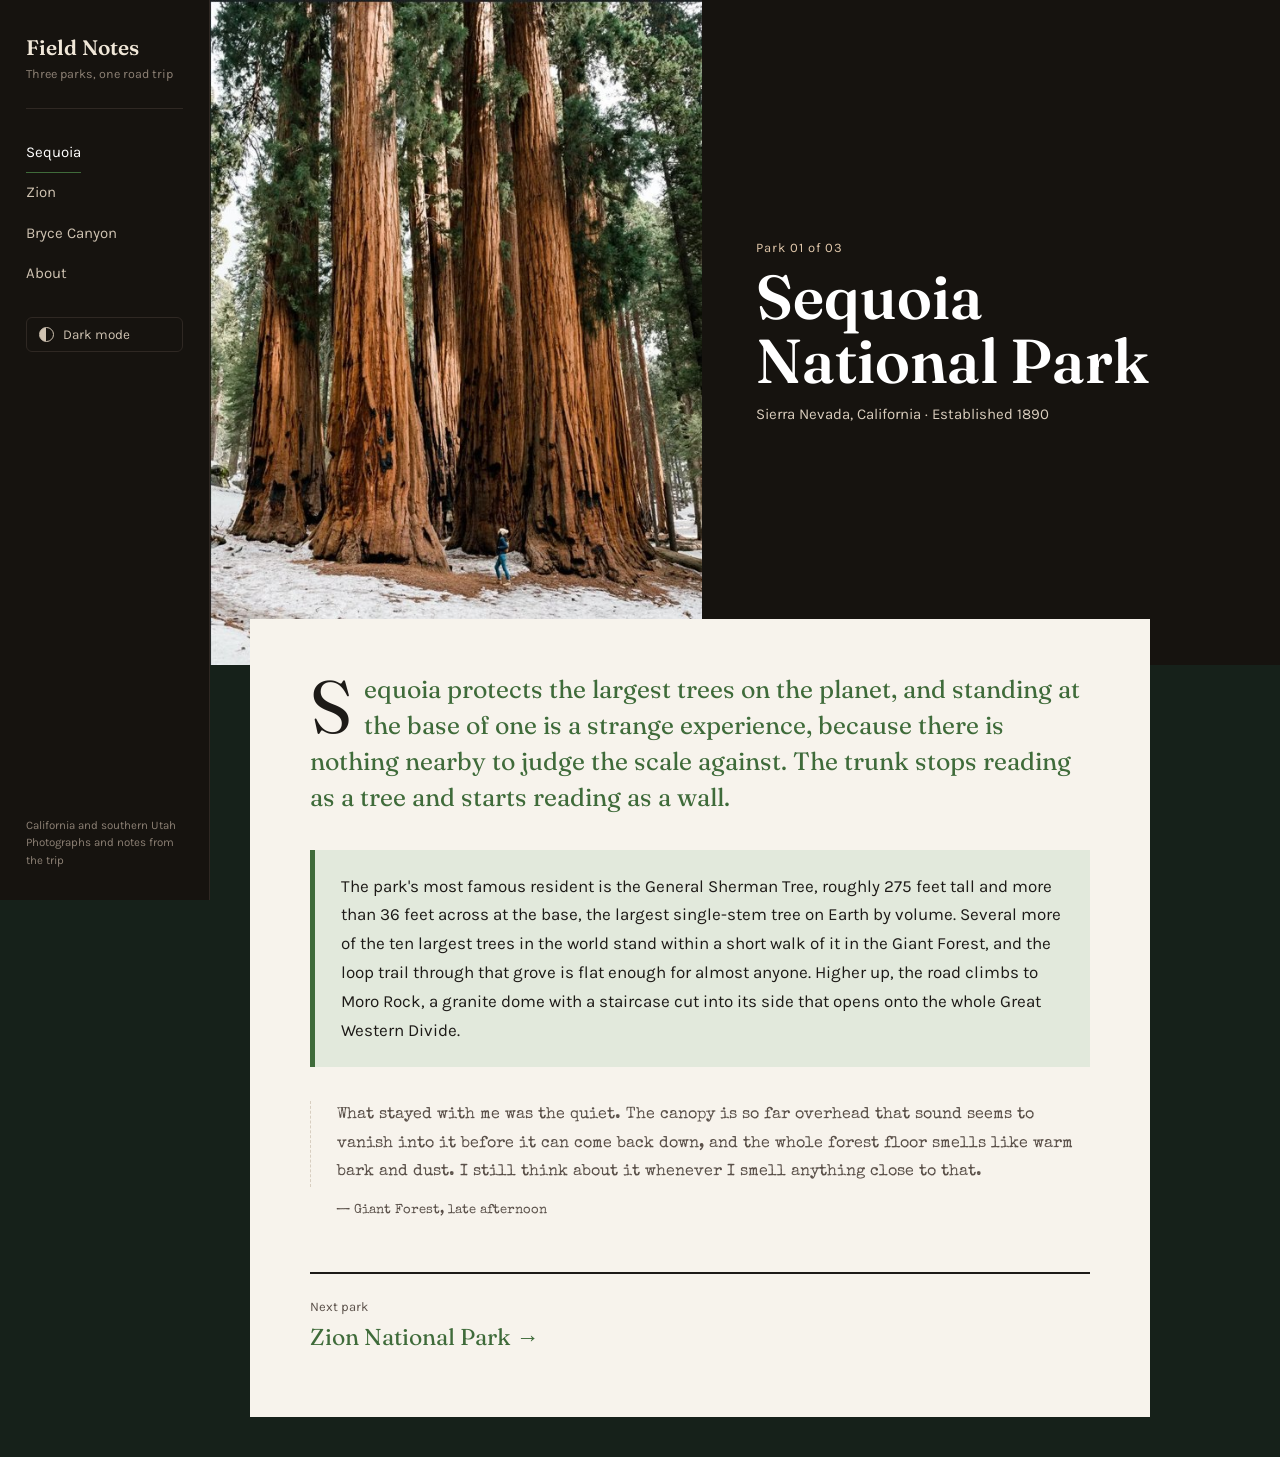
<file: index.html>
<!DOCTYPE html>
<!-- ============================================================
     PAGE 1 of 3 - Sequoia National Park
     Named index.html because that is the file a browser opens
     first when it is given a folder.
     ============================================================ -->
<html lang="en">

<head>
  <!-- Character encoding, and scaling settings for phone screens -->
  <meta charset="UTF-8">
  <meta name="viewport" content="width=device-width, initial-scale=1.0">

  <!-- Wording shown on the browser tab -->
  <title>Sequoia National Park | Field Notes</title>

  <!-- Fonts loaded from Google Fonts:
       Fraunces for headings, Karla for body text,
       Special Elite (typewriter) for the journal paragraph -->
  <link rel="preconnect" href="https://fonts.googleapis.com">
  <link rel="preconnect" href="https://fonts.gstatic.com" crossorigin>
  <link href="https://fonts.googleapis.com/css2?family=Fraunces:opsz,wght@9..144,500;9..144,600&family=Karla:wght@400;700&family=Special+Elite&display=swap" rel="stylesheet">

  <!-- Shared stylesheet, loaded with a relative link.
       All three pages use this same file. -->
  <link rel="stylesheet" href="style.css">
</head>

<!-- The page-sequoia class switches the whole site palette to
     this park's green and bark colors -->
<body class="page-sequoia">

  <!-- ==========================================================
       SIDE RAIL - the navigation for the whole site.
       These are RELATIVE links: only the file name is used, with
       no drive letter and no http address, so they keep working
       after the folder is zipped and opened on another computer.
       The <br> tags stack the three links vertically.
       ========================================================== -->
  <nav class="rail">
    <div class="rail-title">Field Notes</div>
    <div class="rail-sub">Three parks, one road trip</div>

    <a href="index.html" class="current">Sequoia</a><br>
    <a href="zion.html">Zion</a><br>
    <a href="bryce-canyon.html">Bryce Canyon</a><br>
      <a href="about.html">About</a>

    <!-- DARK MODE BUTTON
         theme.js listens for a click on this and swaps the color
         variables in style.css. aria-pressed tells a screen reader
         whether dark mode is currently on. -->
    <button class="theme-toggle" id="themeToggle" type="button" aria-pressed="false">
      <span class="theme-toggle-icon" aria-hidden="true"></span>
      <span class="theme-toggle-label">Dark mode</span>
    </button>

    <div class="rail-foot">
      California and southern Utah<br>
      Photographs and notes from the trip
    </div>
  </nav>

  <!-- Everything to the right of the rail -->
  <div class="main">

    <!-- ========================================================
         HERO - the large photo with the page heading over it.
         The image path is relative: the images folder sits next
         to this HTML file.
         ======================================================== -->
    <!-- The "tall" class switches to the split layout, because this
         photograph is portrait rather than landscape -->
    <header class="hero tall">
      <img src="images/sequoia.jpg" alt="A person standing at the base of a cluster of giant sequoias, dwarfed by the trunks">

      <!-- Dark gradient so the white heading stays readable -->
      <div class="hero-shade"></div>

      <div class="hero-text">
        <div class="hero-index">Park 01 of 03</div>
        <!-- MAIN HEADING FOR THIS PAGE -->
        <h1>Sequoia<br>National Park</h1>
        <div class="hero-where">Sierra Nevada, California &middot; Established 1890</div>
      </div>
    </header>

    <!-- ========================================================
         CONTENT PANEL - holds the three paragraphs and the
         second photo. It is pulled upward so it overlaps the
         bottom edge of the hero photo.
         ======================================================== -->
    <main class="paper">

      <!-- PARAGRAPH 1 - class "lede"
           Large serif type in the park's accent color, with a
           drop cap on the first letter. -->
      <p class="lede">
        Sequoia protects the largest trees on the planet, and standing at the base of one is a strange
        experience, because there is nothing nearby to judge the scale against. The trunk stops reading
        as a tree and starts reading as a wall.
      </p>

      <!-- PARAGRAPH 2 - class "body-note"
           Sans-serif on a tinted background with an accent bar. -->
      <p class="body-note">
        The park's most famous resident is the General Sherman Tree, roughly 275 feet tall and more than
        36 feet across at the base, the largest single-stem tree on Earth by volume. Several more of the
        ten largest trees in the world stand within a short walk of it in the Giant Forest, and the loop
        trail through that grove is flat enough for almost anyone. Higher up, the road climbs to Moro
        Rock, a granite dome with a staircase cut into its side that opens onto the whole Great Western
        Divide.
      </p>

      <!-- PARAGRAPH 3 - class "journal"
           Typewriter face with a dashed rule, styled to read
           like a note written on the trip. -->
      <p class="journal">
        What stayed with me was the quiet. The canopy is so far overhead that sound seems to vanish into
        it before it can come back down, and the whole forest floor smells like warm bark and dust. I
        still think about it whenever I smell anything close to that.
      </p>
      <p class="signed">&mdash; Giant Forest, late afternoon</p>

      <!-- ======================================================
           FOOTER LINK - relative link on to the next park
           ====================================================== -->
      <div class="next">
        <span>Next park</span>
        <a href="zion.html">Zion National Park &rarr;</a>
      </div>

    </main>
  </div>


  <!-- the dark mode script. loaded at the end of the page so the button
       and the <body> tag both exist by the time it runs -->
  <script src="theme.js"></script>

</body>

</html>
</file>
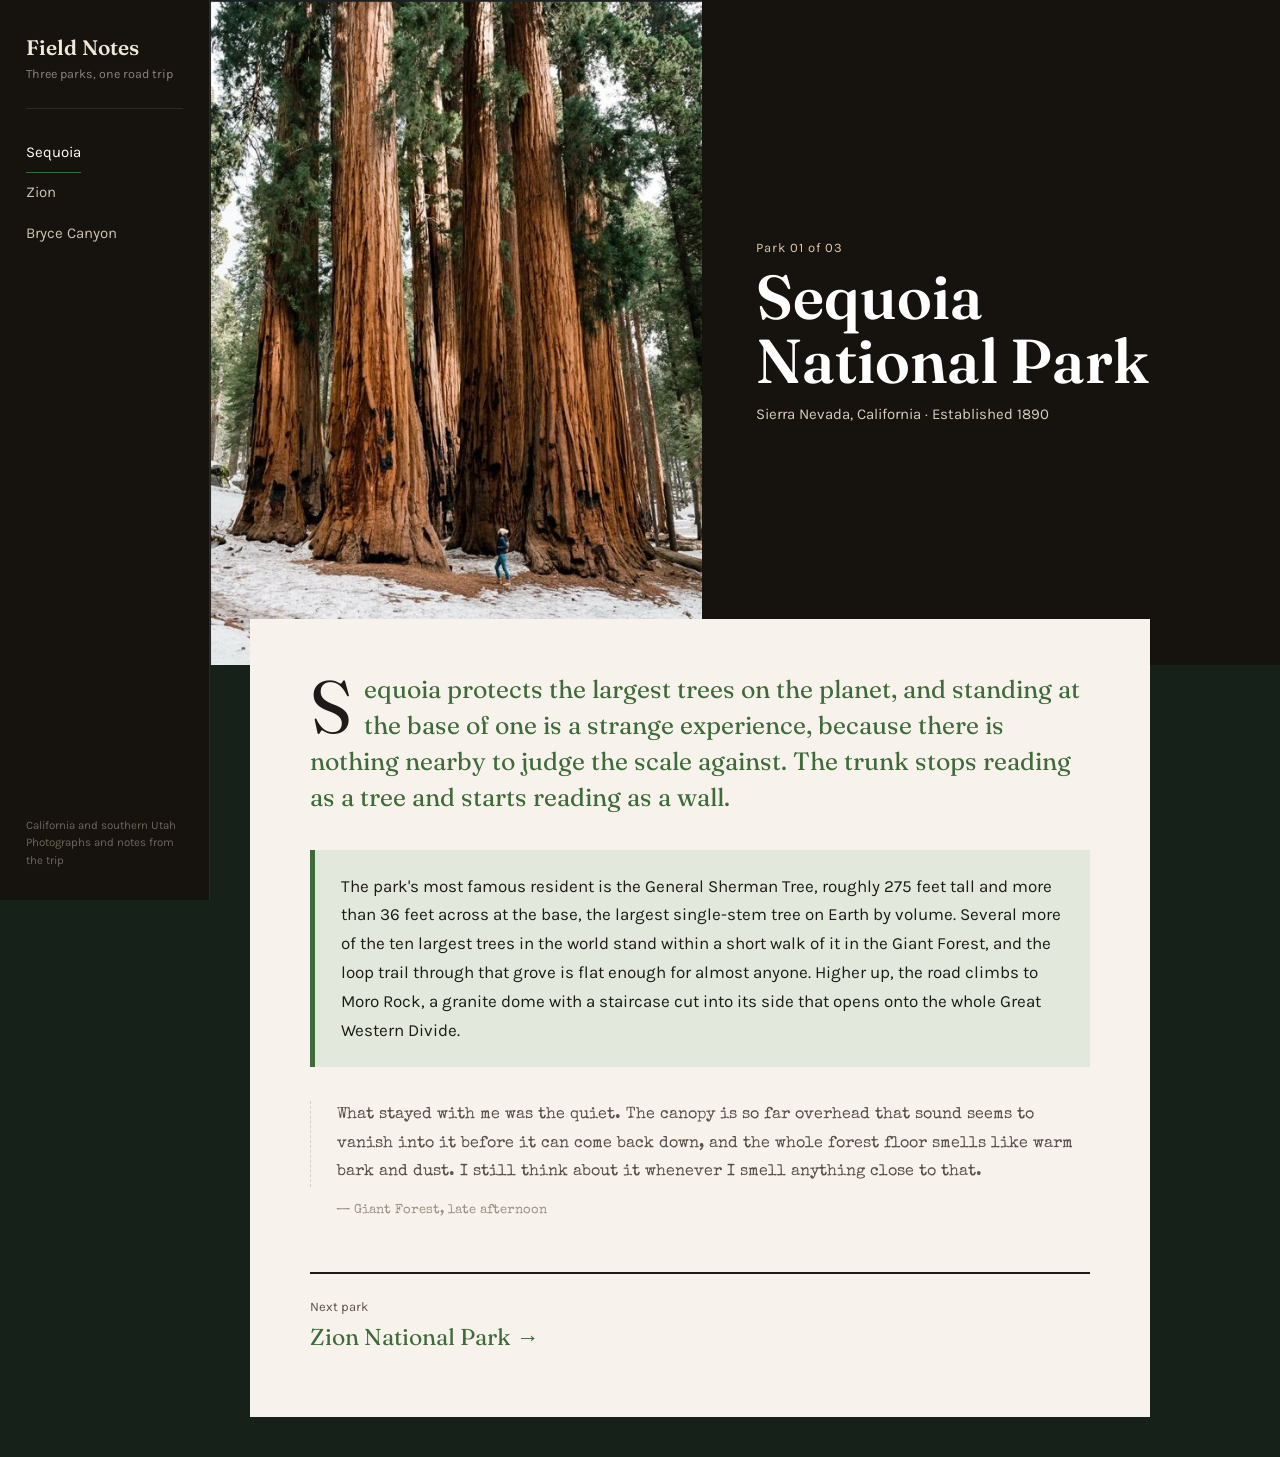
<file: national-parks/index.html>
<!DOCTYPE html>
<!-- ============================================================
     PAGE 1 of 3 - Sequoia National Park
     Named index.html because that is the file a browser opens
     first when it is given a folder.
     ============================================================ -->
<html lang="en">

<head>
  <!-- Character encoding, and scaling settings for phone screens -->
  <meta charset="UTF-8">
  <meta name="viewport" content="width=device-width, initial-scale=1.0">

  <!-- Wording shown on the browser tab -->
  <title>Sequoia National Park | Field Notes</title>

  <!-- Fonts loaded from Google Fonts:
       Fraunces for headings, Karla for body text,
       Special Elite (typewriter) for the journal paragraph -->
  <link rel="preconnect" href="https://fonts.googleapis.com">
  <link rel="preconnect" href="https://fonts.gstatic.com" crossorigin>
  <link href="https://fonts.googleapis.com/css2?family=Fraunces:opsz,wght@9..144,500;9..144,600&family=Karla:wght@400;700&family=Special+Elite&display=swap" rel="stylesheet">

  <!-- Shared stylesheet, loaded with a relative link.
       All three pages use this same file. -->
  <link rel="stylesheet" href="style.css">
</head>

<!-- The page-sequoia class switches the whole site palette to
     this park's green and bark colors -->
<body class="page-sequoia">

  <!-- ==========================================================
       SIDE RAIL - the navigation for the whole site.
       These are RELATIVE links: only the file name is used, with
       no drive letter and no http address, so they keep working
       after the folder is zipped and opened on another computer.
       The <br> tags stack the three links vertically.
       ========================================================== -->
  <nav class="rail">
    <div class="rail-title">Field Notes</div>
    <div class="rail-sub">Three parks, one road trip</div>

    <a href="index.html" class="current">Sequoia</a><br>
    <a href="zion.html">Zion</a><br>
    <a href="bryce-canyon.html">Bryce Canyon</a>

    <div class="rail-foot">
      California and southern Utah<br>
      Photographs and notes from the trip
    </div>
  </nav>

  <!-- Everything to the right of the rail -->
  <div class="main">

    <!-- ========================================================
         HERO - the large photo with the page heading over it.
         The image path is relative: the images folder sits next
         to this HTML file.
         ======================================================== -->
    <!-- The "tall" class switches to the split layout, because this
         photograph is portrait rather than landscape -->
    <header class="hero tall">
      <img src="images/sequoia.jpg" alt="A person standing at the base of a cluster of giant sequoias, dwarfed by the trunks">

      <!-- Dark gradient so the white heading stays readable -->
      <div class="hero-shade"></div>

      <div class="hero-text">
        <div class="hero-index">Park 01 of 03</div>
        <!-- MAIN HEADING FOR THIS PAGE -->
        <h1>Sequoia<br>National Park</h1>
        <div class="hero-where">Sierra Nevada, California &middot; Established 1890</div>
      </div>
    </header>

    <!-- ========================================================
         CONTENT PANEL - holds the three paragraphs and the
         second photo. It is pulled upward so it overlaps the
         bottom edge of the hero photo.
         ======================================================== -->
    <main class="paper">

      <!-- PARAGRAPH 1 - class "lede"
           Large serif type in the park's accent color, with a
           drop cap on the first letter. -->
      <p class="lede">
        Sequoia protects the largest trees on the planet, and standing at the base of one is a strange
        experience, because there is nothing nearby to judge the scale against. The trunk stops reading
        as a tree and starts reading as a wall.
      </p>

      <!-- PARAGRAPH 2 - class "body-note"
           Sans-serif on a tinted background with an accent bar. -->
      <p class="body-note">
        The park's most famous resident is the General Sherman Tree, roughly 275 feet tall and more than
        36 feet across at the base, the largest single-stem tree on Earth by volume. Several more of the
        ten largest trees in the world stand within a short walk of it in the Giant Forest, and the loop
        trail through that grove is flat enough for almost anyone. Higher up, the road climbs to Moro
        Rock, a granite dome with a staircase cut into its side that opens onto the whole Great Western
        Divide.
      </p>

      <!-- PARAGRAPH 3 - class "journal"
           Typewriter face with a dashed rule, styled to read
           like a note written on the trip. -->
      <p class="journal">
        What stayed with me was the quiet. The canopy is so far overhead that sound seems to vanish into
        it before it can come back down, and the whole forest floor smells like warm bark and dust. I
        still think about it whenever I smell anything close to that.
      </p>
      <p class="signed">&mdash; Giant Forest, late afternoon</p>

      <!-- ======================================================
           FOOTER LINK - relative link on to the next park
           ====================================================== -->
      <div class="next">
        <span>Next park</span>
        <a href="zion.html">Zion National Park &rarr;</a>
      </div>

    </main>
  </div>

</body>

</html>
</file>
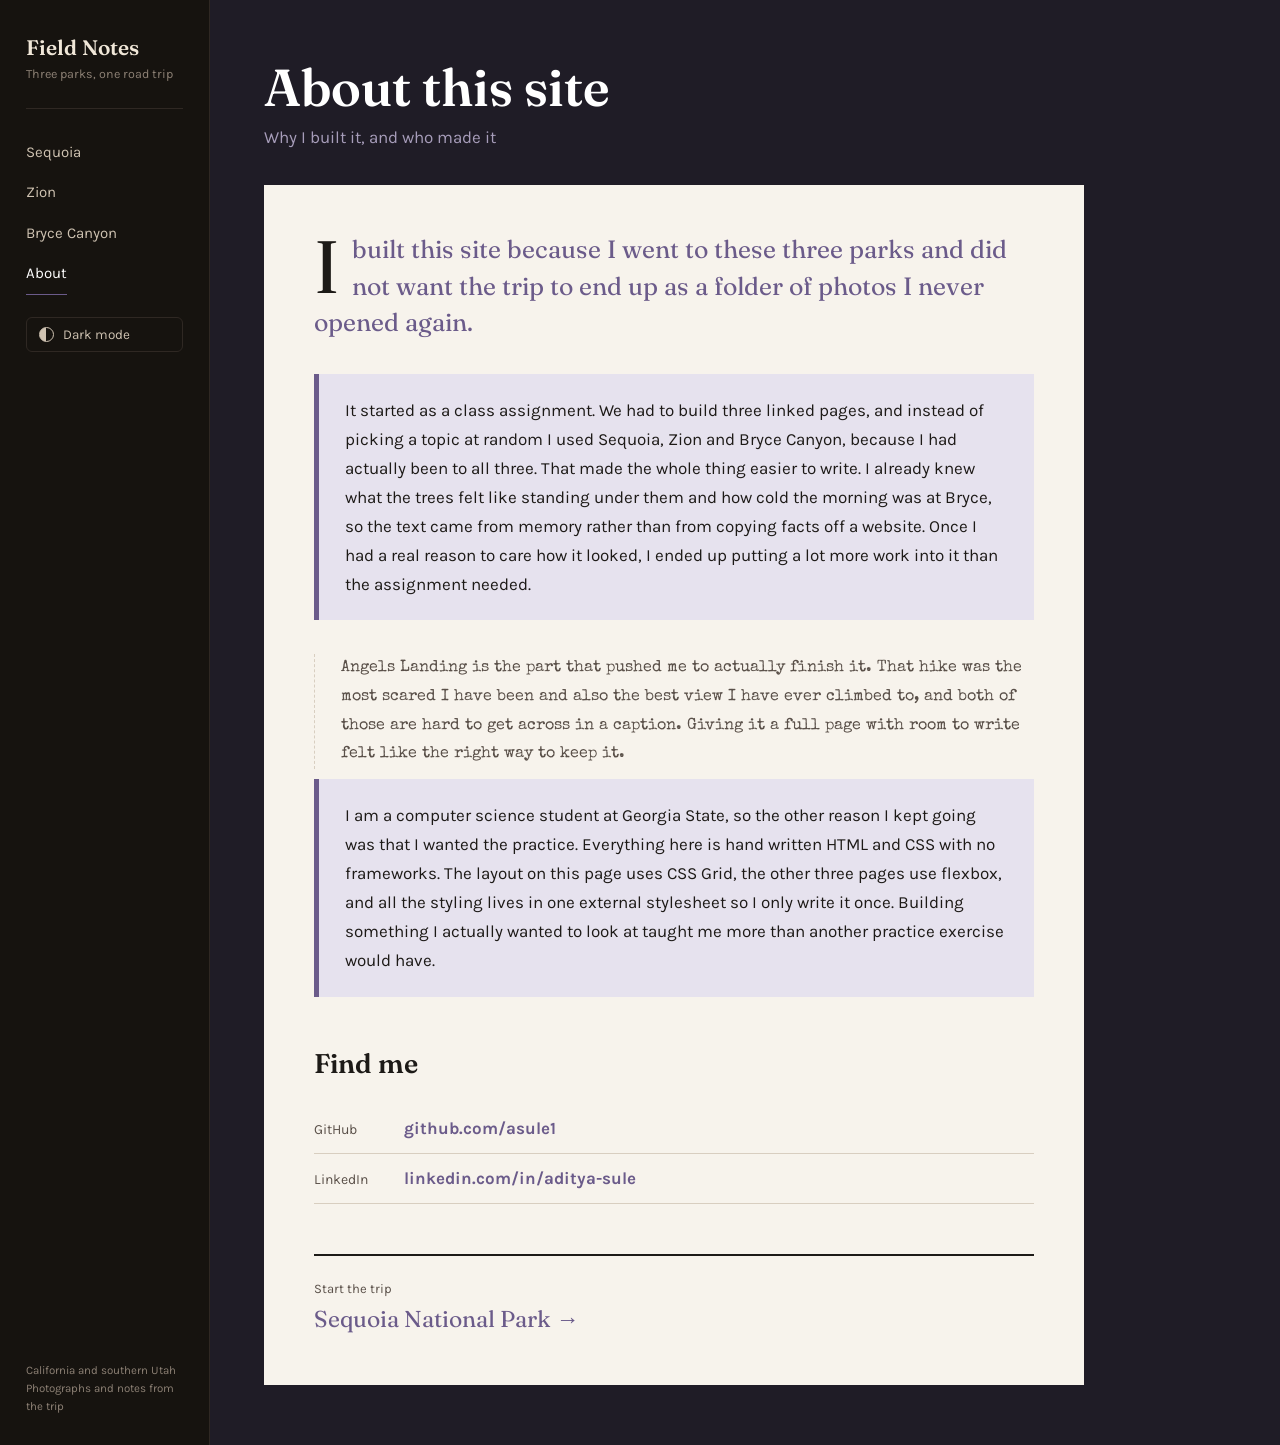
<file: about.html>
<!DOCTYPE html>
<!-- about page. this one uses CSS Grid for the layout instead of the
     fixed nav bar the other 3 pages use. the grid rules are in style.css -->
<html lang="en">

<head>
  <!-- character set, and scaling so it works on a phone -->
  <meta charset="UTF-8">
  <meta name="viewport" content="width=device-width, initial-scale=1.0">

  <!-- what shows on the browser tab -->
  <title>About | Field Notes</title>

  <!-- my 3 fonts from Google Fonts -->
  <link rel="preconnect" href="https://fonts.googleapis.com">
  <link rel="preconnect" href="https://fonts.gstatic.com" crossorigin>
  <link href="https://fonts.googleapis.com/css2?family=Fraunces:opsz,wght@9..144,500;9..144,600&family=Karla:wght@400;700&family=Special+Elite&display=swap" rel="stylesheet">

  <!-- my external stylesheet. same file all 4 pages use -->
  <link rel="stylesheet" href="style.css">
</head>

<!-- page-about sets the purple color scheme for this page -->
<body class="page-about">

  <!-- the grid. 2 columns: nav on the left, content on the right -->
  <div class="grid-page">

    <!-- COLUMN 1 - navigation.
         relative links so they still work after the folder is zipped.
         <br> puts each link on its own line -->
    <nav class="grid-nav rail">
      <div class="rail-title">Field Notes</div>
      <div class="rail-sub">Three parks, one road trip</div>

      <a href="index.html">Sequoia</a><br>
      <a href="zion.html">Zion</a><br>
      <a href="bryce-canyon.html">Bryce Canyon</a><br>
      <a href="about.html" class="current">About</a>

      <!-- DARK MODE BUTTON
           theme.js listens for a click on this and swaps the color
           variables in style.css. aria-pressed tells a screen reader
           whether dark mode is currently on. -->
      <button class="theme-toggle" id="themeToggle" type="button" aria-pressed="false">
        <span class="theme-toggle-icon" aria-hidden="true"></span>
        <span class="theme-toggle-label">Dark mode</span>
      </button>

      <div class="rail-foot">
        California and southern Utah<br>
        Photographs and notes from the trip
      </div>
    </nav>

    <!-- COLUMN 2 - everything else on the page -->
    <main class="grid-content">

      <!-- page heading -->
      <div class="about-head">
        <h1>About this site</h1>
        <p>Why I built it, and who made it</p>
      </div>

      <!-- white panel holding the text -->
      <div class="about-panel">

        <!-- PARAGRAPH 1 - big serif font with the large first letter -->
        <p class="lede">
          I built this site because I went to these three parks and did not want the trip to end up as
          a folder of photos I never opened again.
        </p>

        <!-- PARAGRAPH 2 - different font, colored box, bar on the left -->
        <p class="body-note">
          It started as a class assignment. We had to build three linked pages, and instead of picking
          a topic at random I used Sequoia, Zion and Bryce Canyon, because I had actually been to all
          three. That made the whole thing easier to write. I already knew what the trees felt like
          standing under them and how cold the morning was at Bryce, so the text came from memory
          rather than from copying facts off a website. Once I had a real reason to care how it looked,
          I ended up putting a lot more work into it than the assignment needed.
        </p>

        <!-- PARAGRAPH 3 - typewriter font, styled like my trip notes -->
        <p class="journal">
          Angels Landing is the part that pushed me to actually finish it. That hike was the most
          scared I have been and also the best view I have ever climbed to, and both of those are hard
          to get across in a caption. Giving it a full page with room to write felt like the right way
          to keep it.
        </p>

        <!-- one more paragraph about the code side of it -->
        <p class="body-note">
          I am a computer science student at Georgia State, so the other reason I kept going was that
          I wanted the practice. Everything here is hand written HTML and CSS with no frameworks. The
          layout on this page uses CSS Grid, the other three pages use flexbox, and all the styling
          lives in one external stylesheet so I only write it once. Building something I actually
          wanted to look at taught me more than another practice exercise would have.
        </p>

        <!-- SOCIAL LINKS -->
        <h2>Find me</h2>
        <ul class="links">
          <li><span>GitHub</span><a href="https://github.com/asule1">github.com/asule1</a></li>
          <li><span>LinkedIn</span><a href="https://www.linkedin.com/in/aditya-sule-096313293/">linkedin.com/in/aditya-sule</a></li>
        </ul>

        <!-- link back to the first page -->
        <div class="next">
          <span>Start the trip</span>
          <a href="index.html">Sequoia National Park &rarr;</a>
        </div>

      </div>
    </main>
  </div>


  <!-- the dark mode script. loaded at the end of the page so the button
       and the <body> tag both exist by the time it runs -->
  <script src="theme.js"></script>

</body>

</html>
</file>
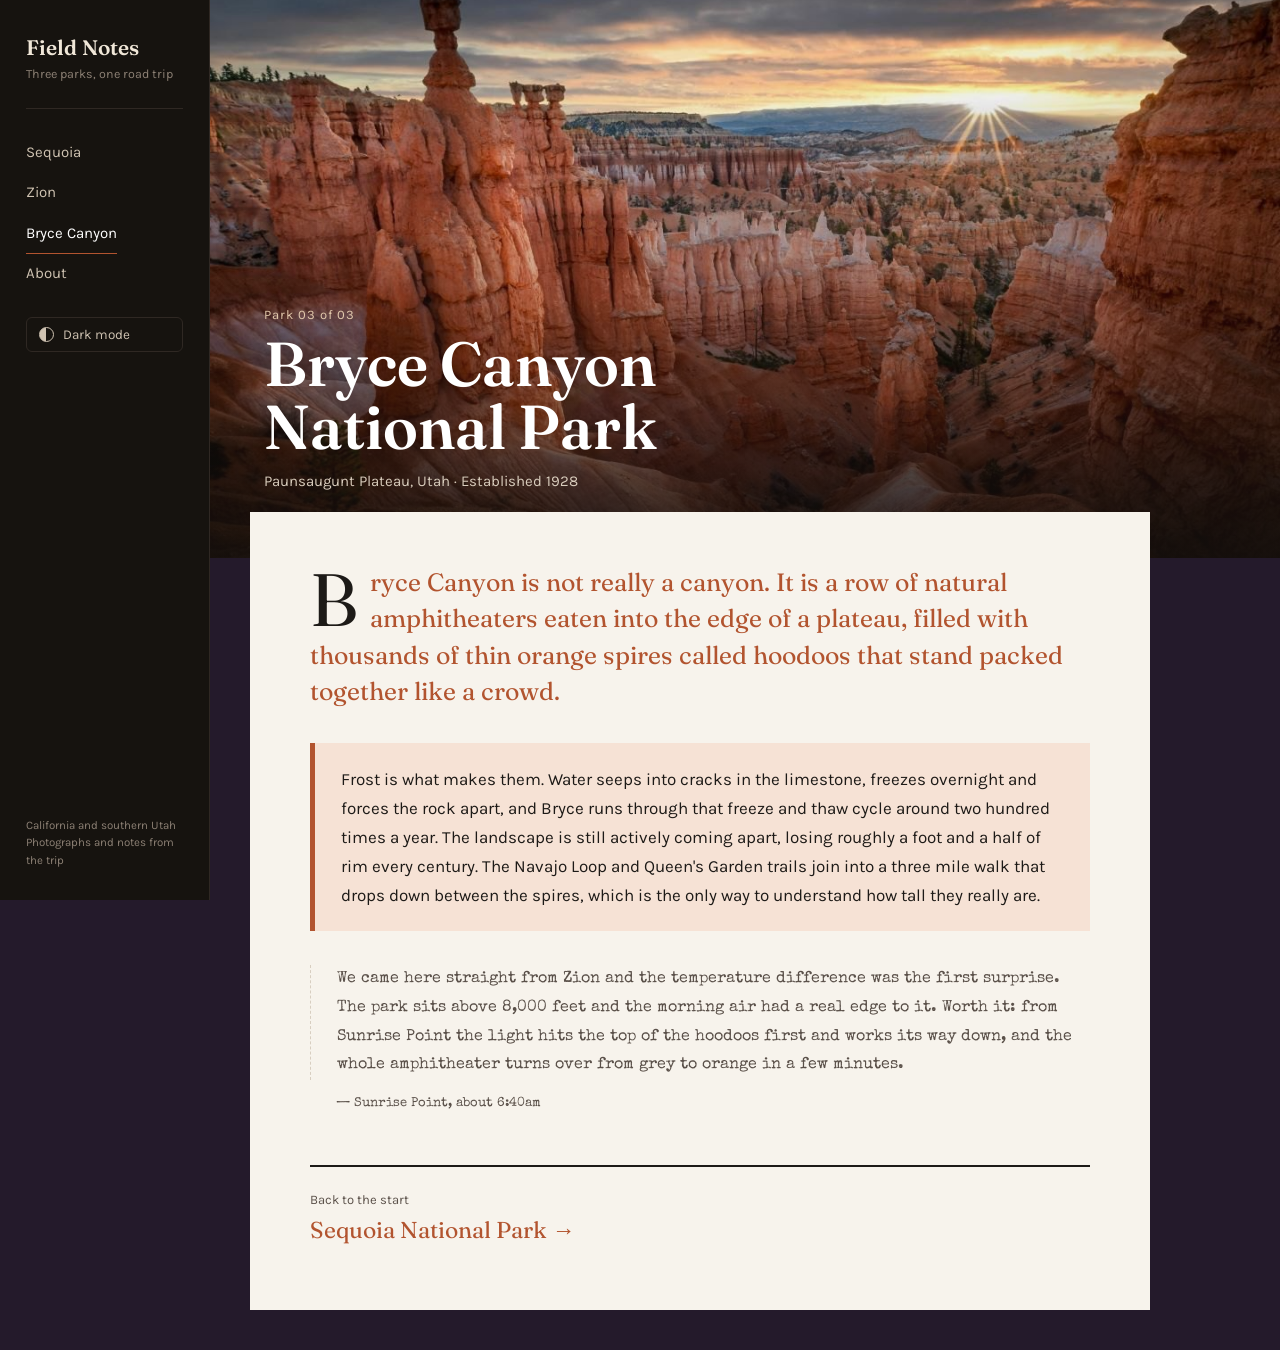
<file: bryce-canyon.html>
<!DOCTYPE html>
<!-- ============================================================
     PAGE 3 of 3 - Bryce Canyon National Park
     ============================================================ -->
<html lang="en">

<head>
  <!-- Character encoding, and scaling settings for phone screens -->
  <meta charset="UTF-8">
  <meta name="viewport" content="width=device-width, initial-scale=1.0">

  <!-- Wording shown on the browser tab -->
  <title>Bryce Canyon National Park | Field Notes</title>

  <!-- Same three fonts as the other pages -->
  <link rel="preconnect" href="https://fonts.googleapis.com">
  <link rel="preconnect" href="https://fonts.gstatic.com" crossorigin>
  <link href="https://fonts.googleapis.com/css2?family=Fraunces:opsz,wght@9..144,500;9..144,600&family=Karla:wght@400;700&family=Special+Elite&display=swap" rel="stylesheet">

  <!-- Shared stylesheet, loaded with a relative link -->
  <link rel="stylesheet" href="style.css">
</head>

<!-- The page-bryce class switches the palette to orange and dusk plum -->
<body class="page-bryce">

  <!-- ==========================================================
       SIDE RAIL - relative links to all three pages,
       stacked using <br> tags
       ========================================================== -->
  <nav class="rail">
    <div class="rail-title">Field Notes</div>
    <div class="rail-sub">Three parks, one road trip</div>

    <a href="index.html">Sequoia</a><br>
    <a href="zion.html">Zion</a><br>
    <a href="bryce-canyon.html" class="current">Bryce Canyon</a><br>
      <a href="about.html">About</a>

    <!-- DARK MODE BUTTON
         theme.js listens for a click on this and swaps the color
         variables in style.css. aria-pressed tells a screen reader
         whether dark mode is currently on. -->
    <button class="theme-toggle" id="themeToggle" type="button" aria-pressed="false">
      <span class="theme-toggle-icon" aria-hidden="true"></span>
      <span class="theme-toggle-label">Dark mode</span>
    </button>

    <div class="rail-foot">
      California and southern Utah<br>
      Photographs and notes from the trip
    </div>
  </nav>

  <!-- Everything to the right of the rail -->
  <div class="main">

    <!-- ========================================================
         HERO - large photo with the page heading over it
         ======================================================== -->
    <header class="hero">
      <img src="images/bryce-canyon.jpg" alt="Sunrise over the Bryce amphitheater, with Thor's Hammer standing above rows of orange hoodoos">
      <div class="hero-shade"></div>

      <div class="hero-text">
        <div class="hero-index">Park 03 of 03</div>
        <!-- MAIN HEADING FOR THIS PAGE -->
        <h1>Bryce Canyon<br>National Park</h1>
        <div class="hero-where">Paunsaugunt Plateau, Utah &middot; Established 1928</div>
      </div>
    </header>

    <!-- ========================================================
         CONTENT PANEL
         ======================================================== -->
    <main class="paper">

      <!-- PARAGRAPH 1 - class "lede" (large serif with a drop cap) -->
      <p class="lede">
        Bryce Canyon is not really a canyon. It is a row of natural amphitheaters eaten into the edge of
        a plateau, filled with thousands of thin orange spires called hoodoos that stand packed together
        like a crowd.
      </p>

      <!-- PARAGRAPH 2 - class "body-note" (tinted panel with accent bar) -->
      <p class="body-note">
        Frost is what makes them. Water seeps into cracks in the limestone, freezes overnight and forces
        the rock apart, and Bryce runs through that freeze and thaw cycle around two hundred times a
        year. The landscape is still actively coming apart, losing roughly a foot and a half of rim
        every century. The Navajo Loop and Queen's Garden trails join into a three mile walk that drops
        down between the spires, which is the only way to understand how tall they really are.
      </p>

      <!-- PARAGRAPH 3 - class "journal" (typewriter note) -->
      <p class="journal">
        We came here straight from Zion and the temperature difference was the first surprise. The park
        sits above 8,000 feet and the morning air had a real edge to it. Worth it: from Sunrise Point
        the light hits the top of the hoodoos first and works its way down, and the whole amphitheater
        turns over from grey to orange in a few minutes.
      </p>
      <p class="signed">&mdash; Sunrise Point, about 6:40am</p>

      <!-- FOOTER LINK - relative link back to the first page -->
      <div class="next">
        <span>Back to the start</span>
        <a href="index.html">Sequoia National Park &rarr;</a>
      </div>

    </main>
  </div>


  <!-- the dark mode script. loaded at the end of the page so the button
       and the <body> tag both exist by the time it runs -->
  <script src="theme.js"></script>

</body>

</html>
</file>
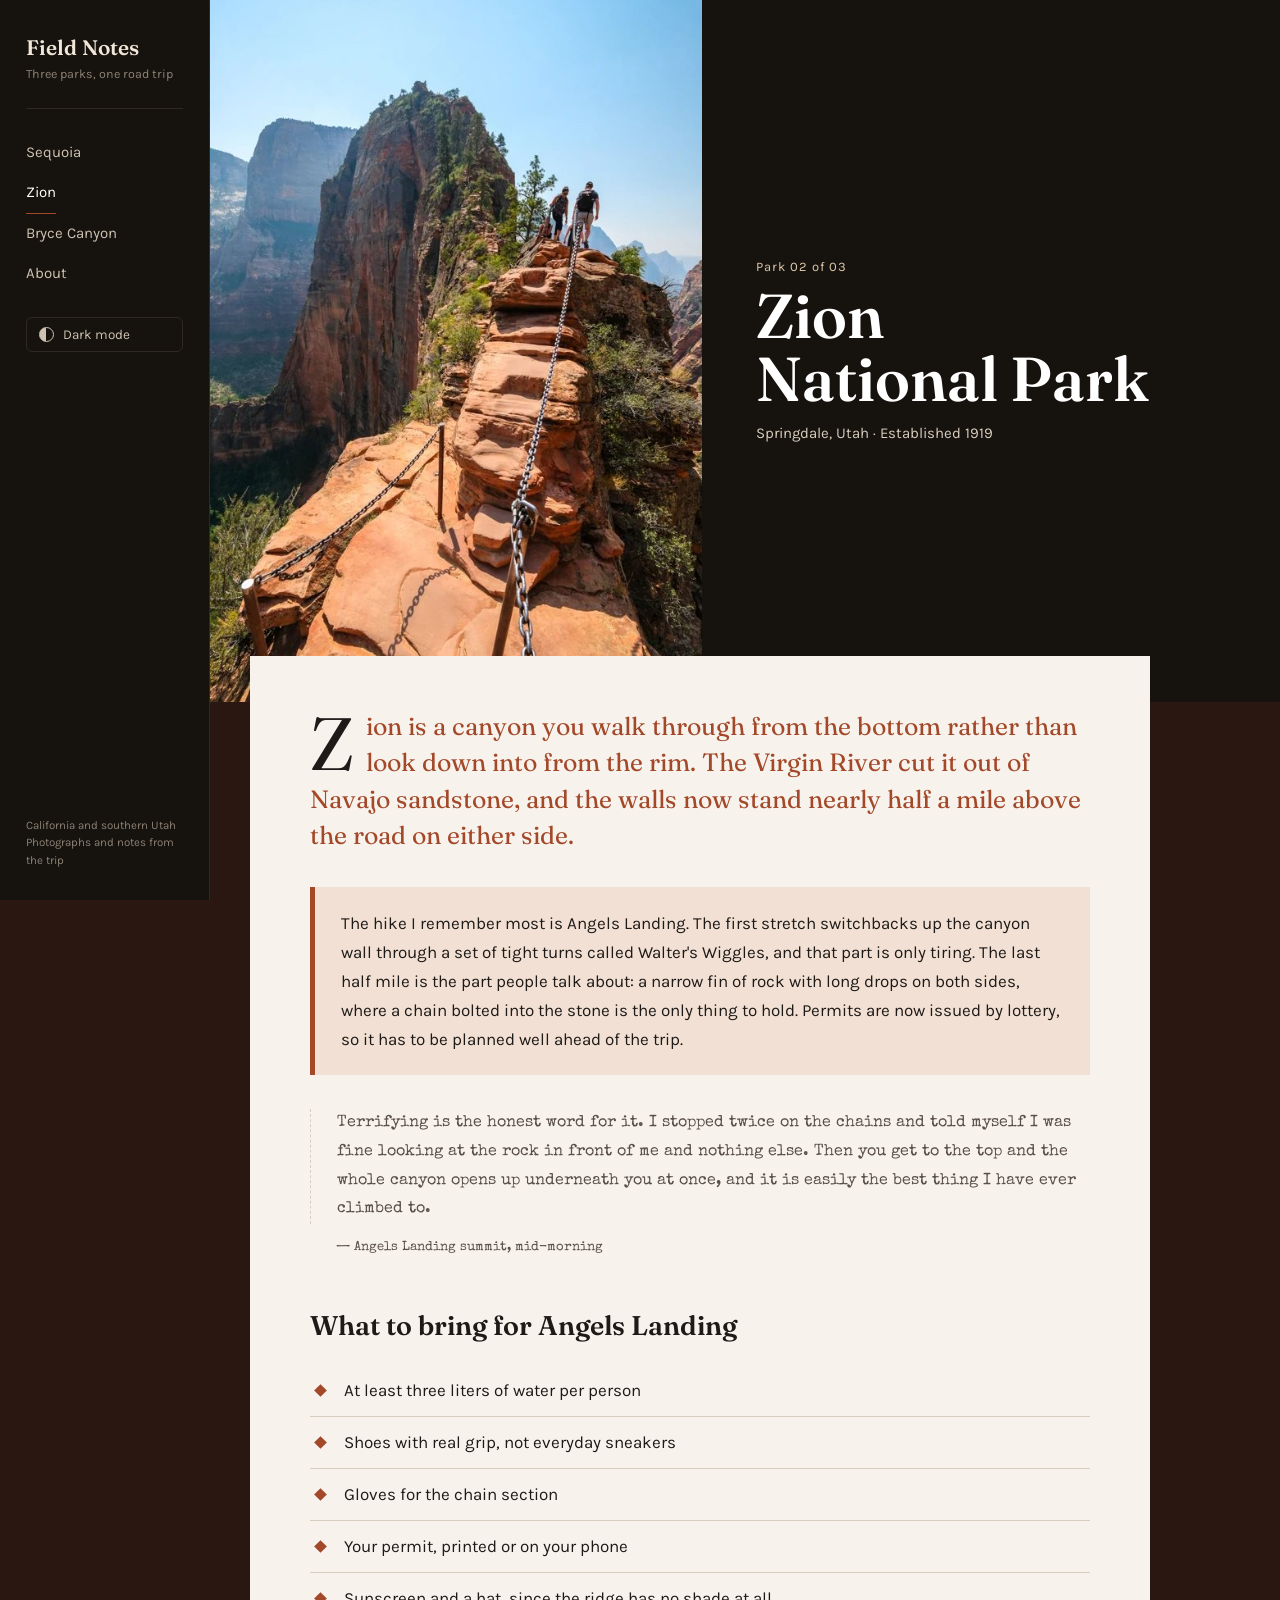
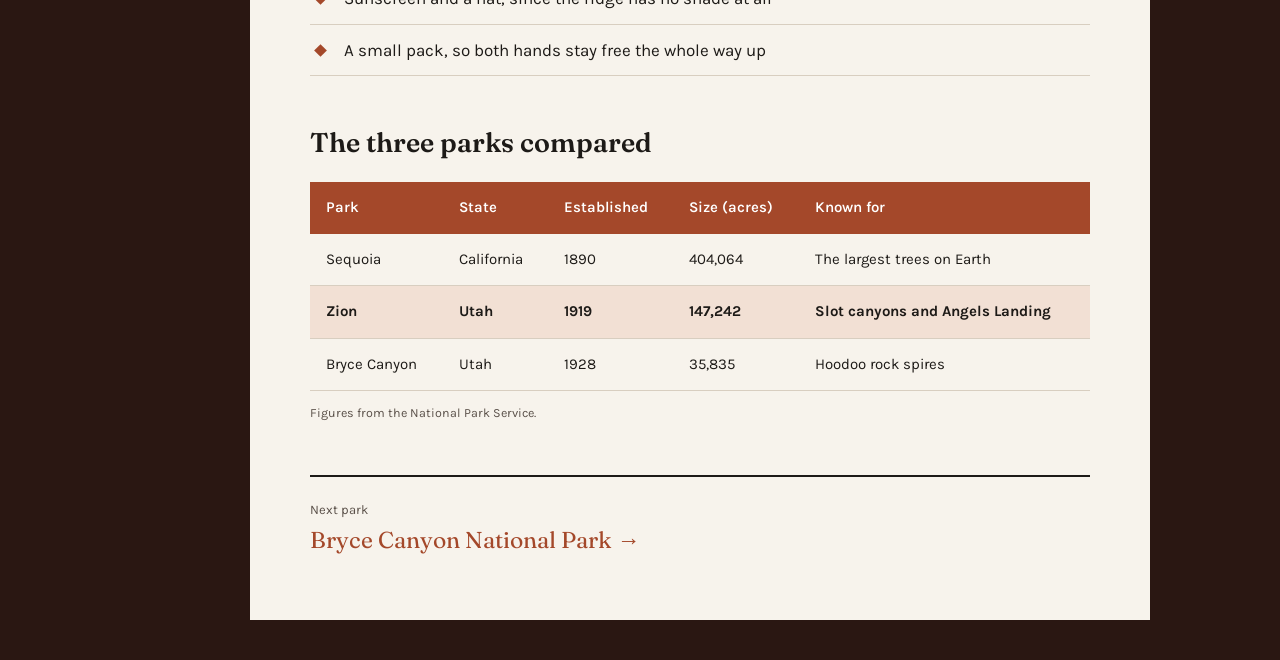
<file: zion.html>
<!DOCTYPE html>
<!-- ============================================================
     PAGE 2 of 3 - Zion National Park
     This is the page that carries the two extra required
     elements: a bulleted list and a table.
     ============================================================ -->
<html lang="en">

<head>
  <!-- Character encoding, and scaling settings for phone screens -->
  <meta charset="UTF-8">
  <meta name="viewport" content="width=device-width, initial-scale=1.0">

  <!-- Wording shown on the browser tab -->
  <title>Zion National Park | Field Notes</title>

  <!-- Same three fonts as the other pages -->
  <link rel="preconnect" href="https://fonts.googleapis.com">
  <link rel="preconnect" href="https://fonts.gstatic.com" crossorigin>
  <link href="https://fonts.googleapis.com/css2?family=Fraunces:opsz,wght@9..144,500;9..144,600&family=Karla:wght@400;700&family=Special+Elite&display=swap" rel="stylesheet">

  <!-- Shared stylesheet, loaded with a relative link -->
  <link rel="stylesheet" href="style.css">
</head>

<!-- The page-zion class switches the palette to sandstone red -->
<body class="page-zion">

  <!-- ==========================================================
       SIDE RAIL - relative links to all three pages,
       stacked using <br> tags
       ========================================================== -->
  <nav class="rail">
    <div class="rail-title">Field Notes</div>
    <div class="rail-sub">Three parks, one road trip</div>

    <a href="index.html">Sequoia</a><br>
    <a href="zion.html" class="current">Zion</a><br>
    <a href="bryce-canyon.html">Bryce Canyon</a><br>
      <a href="about.html">About</a>

    <!-- DARK MODE BUTTON
         theme.js listens for a click on this and swaps the color
         variables in style.css. aria-pressed tells a screen reader
         whether dark mode is currently on. -->
    <button class="theme-toggle" id="themeToggle" type="button" aria-pressed="false">
      <span class="theme-toggle-icon" aria-hidden="true"></span>
      <span class="theme-toggle-label">Dark mode</span>
    </button>

    <div class="rail-foot">
      California and southern Utah<br>
      Photographs and notes from the trip
    </div>
  </nav>

  <!-- Everything to the right of the rail -->
  <div class="main">

    <!-- ========================================================
         HERO - large photo with the page heading over it
         ======================================================== -->
    <!-- The "tall" class switches to the split layout, because this
         photograph is portrait rather than landscape -->
    <header class="hero tall">
      <img src="images/zion.jpg" alt="Hikers on the narrow chain-assisted ridge of Angels Landing, with the canyon dropping away on both sides">
      <div class="hero-shade"></div>

      <div class="hero-text">
        <div class="hero-index">Park 02 of 03</div>
        <!-- MAIN HEADING FOR THIS PAGE -->
        <h1>Zion<br>National Park</h1>
        <div class="hero-where">Springdale, Utah &middot; Established 1919</div>
      </div>
    </header>

    <!-- ========================================================
         CONTENT PANEL
         ======================================================== -->
    <main class="paper">

      <!-- PARAGRAPH 1 - class "lede" (large serif with a drop cap) -->
      <p class="lede">
        Zion is a canyon you walk through from the bottom rather than look down into from the rim. The
        Virgin River cut it out of Navajo sandstone, and the walls now stand nearly half a mile above
        the road on either side.
      </p>

      <!-- PARAGRAPH 2 - class "body-note" (tinted panel with accent bar) -->
      <p class="body-note">
        The hike I remember most is Angels Landing. The first stretch switchbacks up the canyon wall
        through a set of tight turns called Walter's Wiggles, and that part is only tiring. The last
        half mile is the part people talk about: a narrow fin of rock with long drops on both sides,
        where a chain bolted into the stone is the only thing to hold. Permits are now issued by
        lottery, so it has to be planned well ahead of the trip.
      </p>

      <!-- PARAGRAPH 3 - class "journal" (typewriter note) -->
      <p class="journal">
        Terrifying is the honest word for it. I stopped twice on the chains and told myself I was fine
        looking at the rock in front of me and nothing else. Then you get to the top and the whole
        canyon opens up underneath you at once, and it is easily the best thing I have ever climbed to.
      </p>
      <p class="signed">&mdash; Angels Landing summit, mid-morning</p>

      <!-- ======================================================
           BULLETED LIST
           <ul> creates the list and each <li> is one item.
           The dot marker is turned off in the CSS and replaced
           with a diamond drawn in the park's accent color.
           ====================================================== -->
      <h2>What to bring for Angels Landing</h2>
      <ul class="kit">
        <li>At least three liters of water per person</li>
        <li>Shoes with real grip, not everyday sneakers</li>
        <li>Gloves for the chain section</li>
        <li>Your permit, printed or on your phone</li>
        <li>Sunscreen and a hat, since the ridge has no shade at all</li>
        <li>A small pack, so both hands stay free the whole way up</li>
      </ul>

      <!-- ======================================================
           TABLE
           <table> holds the whole thing, <thead> is the header
           section and <tbody> the data section. <tr> is one row,
           <th> a header cell and <td> a normal data cell.
           The wrapper div lets the table scroll sideways on a
           phone instead of breaking the layout.
           ====================================================== -->
      <h2>The three parks compared</h2>
      <div class="scroller">
        <table>
          <thead>
            <tr>
              <th>Park</th>
              <th>State</th>
              <th>Established</th>
              <th>Size (acres)</th>
              <th>Known for</th>
            </tr>
          </thead>
          <tbody>
            <tr>
              <td>Sequoia</td>
              <td>California</td>
              <td>1890</td>
              <td>404,064</td>
              <td>The largest trees on Earth</td>
            </tr>

            <!-- The "here" class shades the row for the park
                 whose page you are currently reading -->
            <tr class="here">
              <td>Zion</td>
              <td>Utah</td>
              <td>1919</td>
              <td>147,242</td>
              <td>Slot canyons and Angels Landing</td>
            </tr>

            <tr>
              <td>Bryce Canyon</td>
              <td>Utah</td>
              <td>1928</td>
              <td>35,835</td>
              <td>Hoodoo rock spires</td>
            </tr>
          </tbody>
        </table>
      </div>
      <p class="source">Figures from the National Park Service.</p>

      <!-- FOOTER LINK - relative link on to the next park -->
      <div class="next">
        <span>Next park</span>
        <a href="bryce-canyon.html">Bryce Canyon National Park &rarr;</a>
      </div>

    </main>
  </div>


  <!-- the dark mode script. loaded at the end of the page so the button
       and the <body> tag both exist by the time it runs -->
  <script src="theme.js"></script>

</body>

</html>
</file>
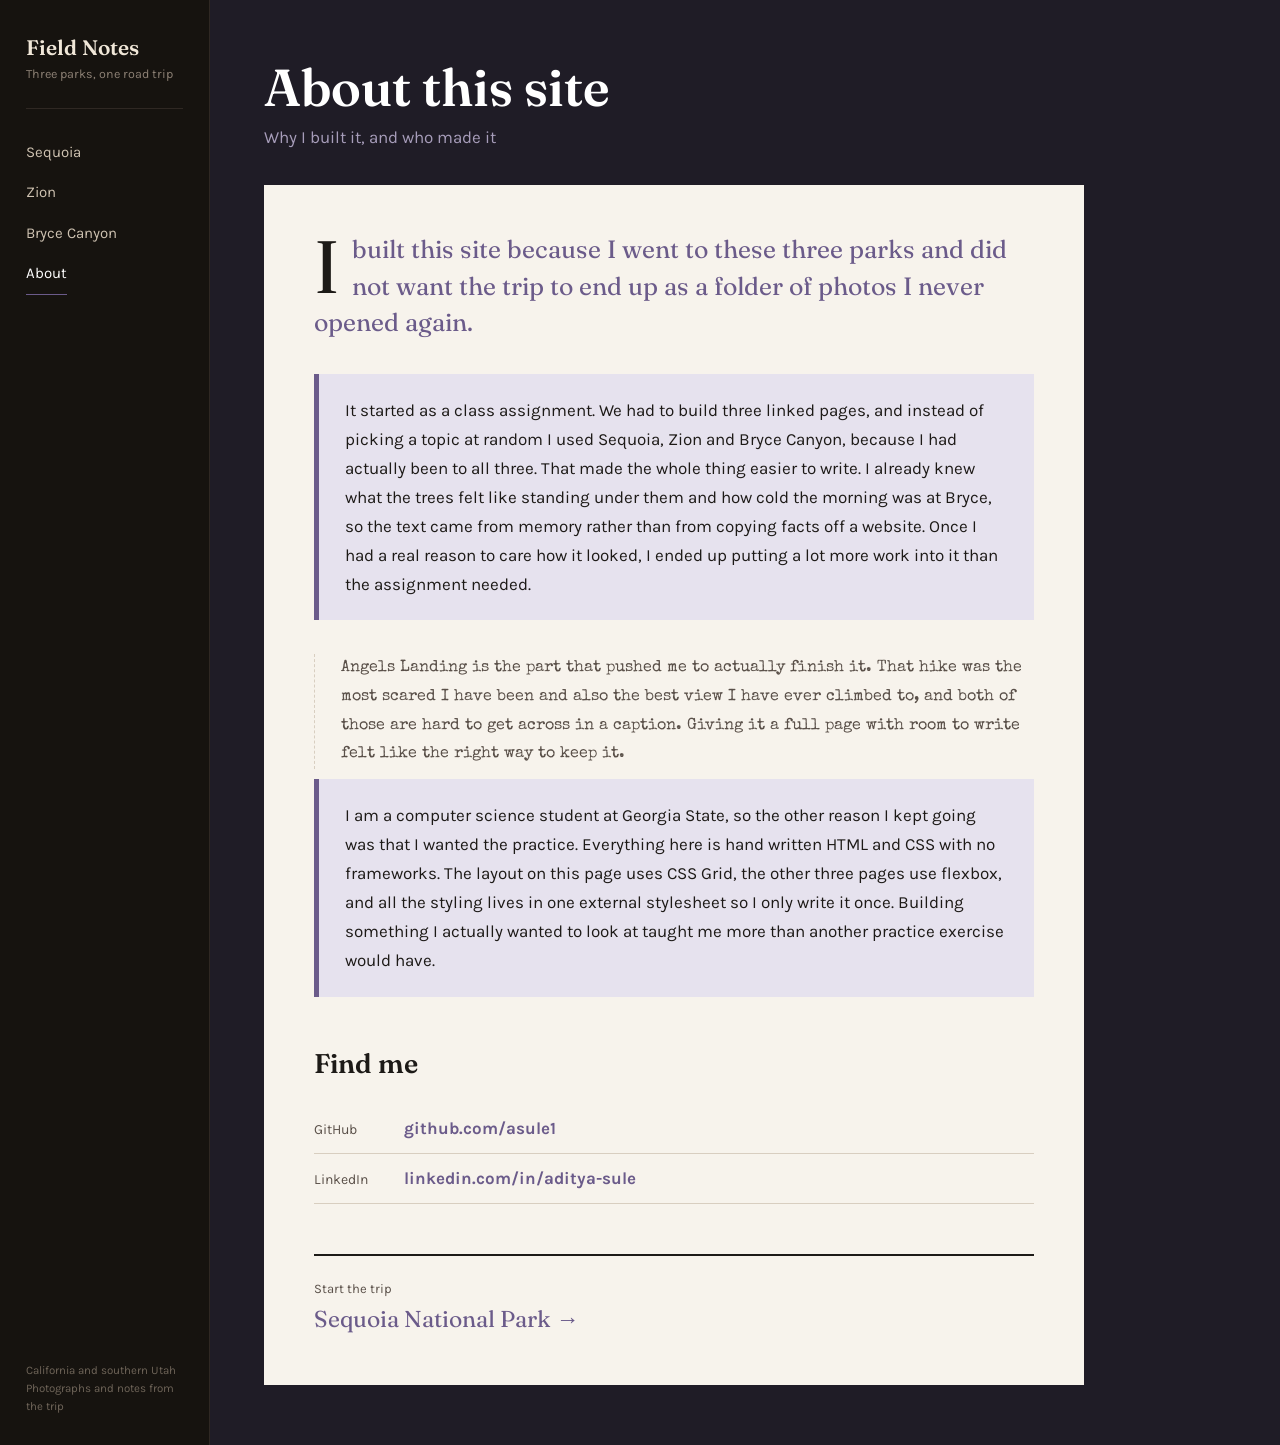
<file: national-parks/about.html>
<!DOCTYPE html>
<!-- about page. this one uses CSS Grid for the layout instead of the
     fixed nav bar the other 3 pages use. the grid rules are in style.css -->
<html lang="en">

<head>
  <!-- character set, and scaling so it works on a phone -->
  <meta charset="UTF-8">
  <meta name="viewport" content="width=device-width, initial-scale=1.0">

  <!-- what shows on the browser tab -->
  <title>About | Field Notes</title>

  <!-- my 3 fonts from Google Fonts -->
  <link rel="preconnect" href="https://fonts.googleapis.com">
  <link rel="preconnect" href="https://fonts.gstatic.com" crossorigin>
  <link href="https://fonts.googleapis.com/css2?family=Fraunces:opsz,wght@9..144,500;9..144,600&family=Karla:wght@400;700&family=Special+Elite&display=swap" rel="stylesheet">

  <!-- my external stylesheet. same file all 4 pages use -->
  <link rel="stylesheet" href="style.css">
</head>

<!-- page-about sets the purple color scheme for this page -->
<body class="page-about">

  <!-- the grid. 2 columns: nav on the left, content on the right -->
  <div class="grid-page">

    <!-- COLUMN 1 - navigation.
         relative links so they still work after the folder is zipped.
         <br> puts each link on its own line -->
    <nav class="grid-nav rail">
      <div class="rail-title">Field Notes</div>
      <div class="rail-sub">Three parks, one road trip</div>

      <a href="index.html">Sequoia</a><br>
      <a href="zion.html">Zion</a><br>
      <a href="bryce-canyon.html">Bryce Canyon</a><br>
      <a href="about.html" class="current">About</a>

      <div class="rail-foot">
        California and southern Utah<br>
        Photographs and notes from the trip
      </div>
    </nav>

    <!-- COLUMN 2 - everything else on the page -->
    <main class="grid-content">

      <!-- page heading -->
      <div class="about-head">
        <h1>About this site</h1>
        <p>Why I built it, and who made it</p>
      </div>

      <!-- white panel holding the text -->
      <div class="about-panel">

        <!-- PARAGRAPH 1 - big serif font with the large first letter -->
        <p class="lede">
          I built this site because I went to these three parks and did not want the trip to end up as
          a folder of photos I never opened again.
        </p>

        <!-- PARAGRAPH 2 - different font, colored box, bar on the left -->
        <p class="body-note">
          It started as a class assignment. We had to build three linked pages, and instead of picking
          a topic at random I used Sequoia, Zion and Bryce Canyon, because I had actually been to all
          three. That made the whole thing easier to write. I already knew what the trees felt like
          standing under them and how cold the morning was at Bryce, so the text came from memory
          rather than from copying facts off a website. Once I had a real reason to care how it looked,
          I ended up putting a lot more work into it than the assignment needed.
        </p>

        <!-- PARAGRAPH 3 - typewriter font, styled like my trip notes -->
        <p class="journal">
          Angels Landing is the part that pushed me to actually finish it. That hike was the most
          scared I have been and also the best view I have ever climbed to, and both of those are hard
          to get across in a caption. Giving it a full page with room to write felt like the right way
          to keep it.
        </p>

        <!-- one more paragraph about the code side of it -->
        <p class="body-note">
          I am a computer science student at Georgia State, so the other reason I kept going was that
          I wanted the practice. Everything here is hand written HTML and CSS with no frameworks. The
          layout on this page uses CSS Grid, the other three pages use flexbox, and all the styling
          lives in one external stylesheet so I only write it once. Building something I actually
          wanted to look at taught me more than another practice exercise would have.
        </p>

        <!-- SOCIAL LINKS -->
        <h2>Find me</h2>
        <ul class="links">
          <li><span>GitHub</span><a href="https://github.com/asule1">github.com/asule1</a></li>
          <li><span>LinkedIn</span><a href="https://www.linkedin.com/in/aditya-sule-096313293/">linkedin.com/in/aditya-sule</a></li>
        </ul>

        <!-- link back to the first page -->
        <div class="next">
          <span>Start the trip</span>
          <a href="index.html">Sequoia National Park &rarr;</a>
        </div>

      </div>
    </main>
  </div>

</body>

</html>
</file>
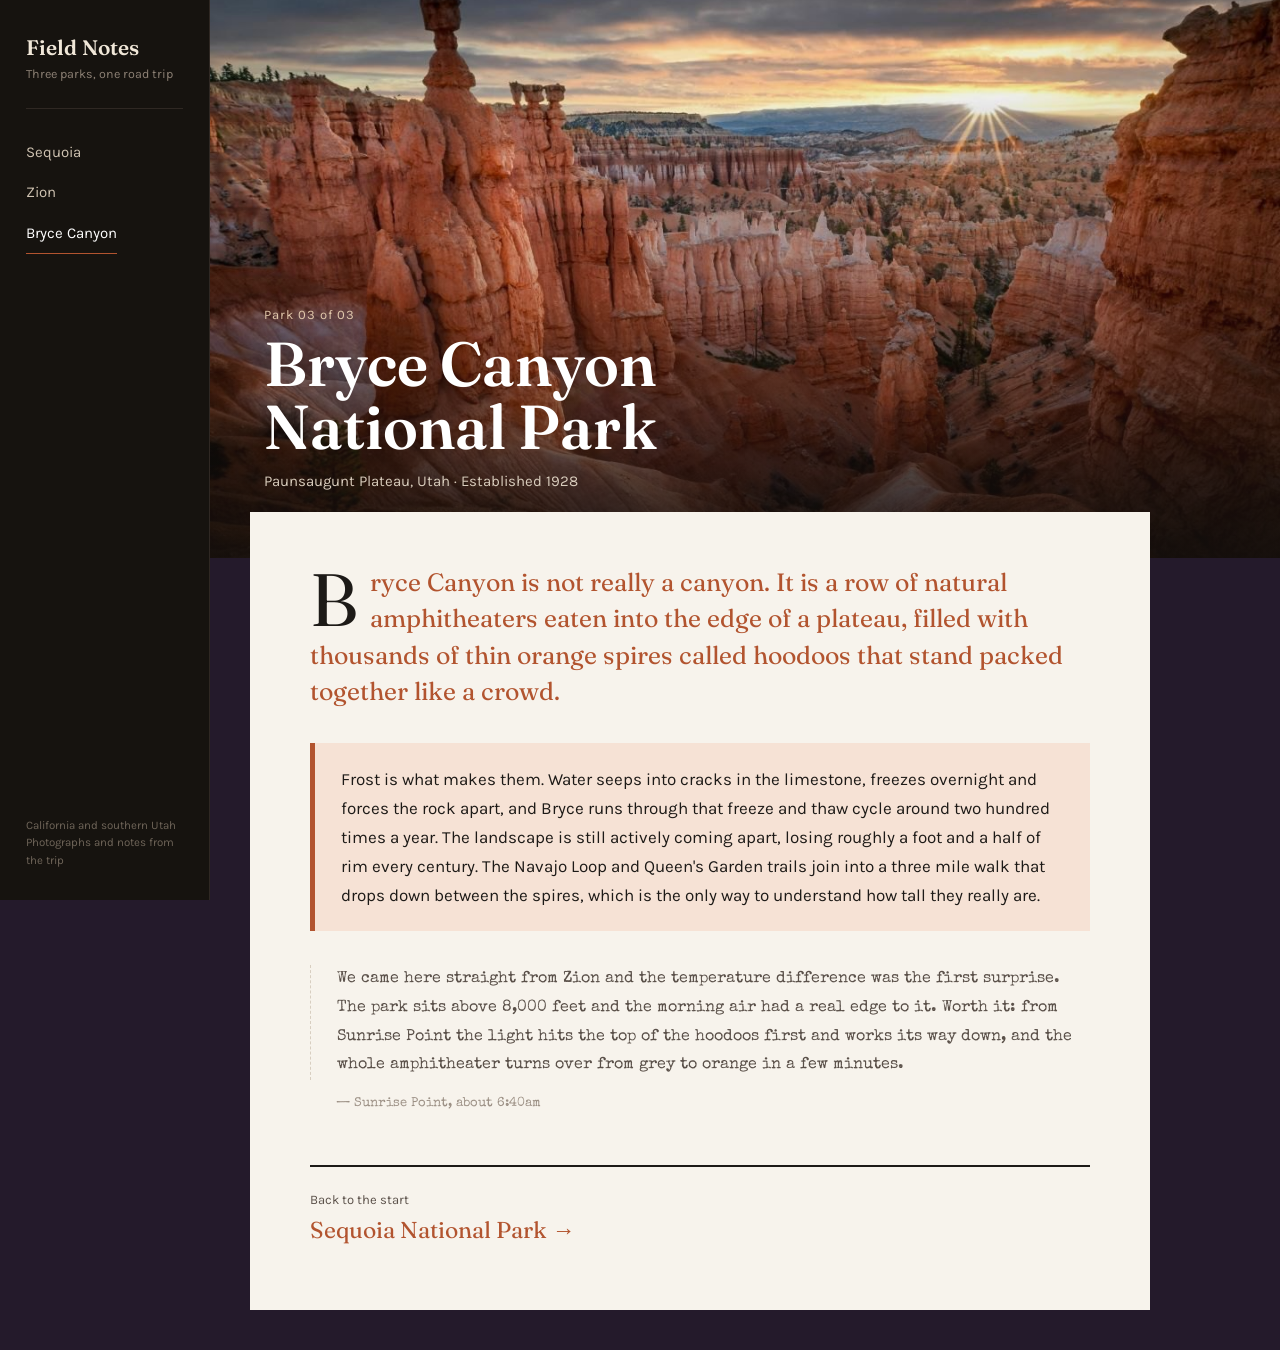
<file: national-parks/bryce-canyon.html>
<!DOCTYPE html>
<!-- ============================================================
     PAGE 3 of 3 - Bryce Canyon National Park
     ============================================================ -->
<html lang="en">

<head>
  <!-- Character encoding, and scaling settings for phone screens -->
  <meta charset="UTF-8">
  <meta name="viewport" content="width=device-width, initial-scale=1.0">

  <!-- Wording shown on the browser tab -->
  <title>Bryce Canyon National Park | Field Notes</title>

  <!-- Same three fonts as the other pages -->
  <link rel="preconnect" href="https://fonts.googleapis.com">
  <link rel="preconnect" href="https://fonts.gstatic.com" crossorigin>
  <link href="https://fonts.googleapis.com/css2?family=Fraunces:opsz,wght@9..144,500;9..144,600&family=Karla:wght@400;700&family=Special+Elite&display=swap" rel="stylesheet">

  <!-- Shared stylesheet, loaded with a relative link -->
  <link rel="stylesheet" href="style.css">
</head>

<!-- The page-bryce class switches the palette to orange and dusk plum -->
<body class="page-bryce">

  <!-- ==========================================================
       SIDE RAIL - relative links to all three pages,
       stacked using <br> tags
       ========================================================== -->
  <nav class="rail">
    <div class="rail-title">Field Notes</div>
    <div class="rail-sub">Three parks, one road trip</div>

    <a href="index.html">Sequoia</a><br>
    <a href="zion.html">Zion</a><br>
    <a href="bryce-canyon.html" class="current">Bryce Canyon</a>

    <div class="rail-foot">
      California and southern Utah<br>
      Photographs and notes from the trip
    </div>
  </nav>

  <!-- Everything to the right of the rail -->
  <div class="main">

    <!-- ========================================================
         HERO - large photo with the page heading over it
         ======================================================== -->
    <header class="hero">
      <img src="images/bryce-canyon.jpg" alt="Sunrise over the Bryce amphitheater, with Thor's Hammer standing above rows of orange hoodoos">
      <div class="hero-shade"></div>

      <div class="hero-text">
        <div class="hero-index">Park 03 of 03</div>
        <!-- MAIN HEADING FOR THIS PAGE -->
        <h1>Bryce Canyon<br>National Park</h1>
        <div class="hero-where">Paunsaugunt Plateau, Utah &middot; Established 1928</div>
      </div>
    </header>

    <!-- ========================================================
         CONTENT PANEL
         ======================================================== -->
    <main class="paper">

      <!-- PARAGRAPH 1 - class "lede" (large serif with a drop cap) -->
      <p class="lede">
        Bryce Canyon is not really a canyon. It is a row of natural amphitheaters eaten into the edge of
        a plateau, filled with thousands of thin orange spires called hoodoos that stand packed together
        like a crowd.
      </p>

      <!-- PARAGRAPH 2 - class "body-note" (tinted panel with accent bar) -->
      <p class="body-note">
        Frost is what makes them. Water seeps into cracks in the limestone, freezes overnight and forces
        the rock apart, and Bryce runs through that freeze and thaw cycle around two hundred times a
        year. The landscape is still actively coming apart, losing roughly a foot and a half of rim
        every century. The Navajo Loop and Queen's Garden trails join into a three mile walk that drops
        down between the spires, which is the only way to understand how tall they really are.
      </p>

      <!-- PARAGRAPH 3 - class "journal" (typewriter note) -->
      <p class="journal">
        We came here straight from Zion and the temperature difference was the first surprise. The park
        sits above 8,000 feet and the morning air had a real edge to it. Worth it: from Sunrise Point
        the light hits the top of the hoodoos first and works its way down, and the whole amphitheater
        turns over from grey to orange in a few minutes.
      </p>
      <p class="signed">&mdash; Sunrise Point, about 6:40am</p>

      <!-- FOOTER LINK - relative link back to the first page -->
      <div class="next">
        <span>Back to the start</span>
        <a href="index.html">Sequoia National Park &rarr;</a>
      </div>

    </main>
  </div>

</body>

</html>
</file>
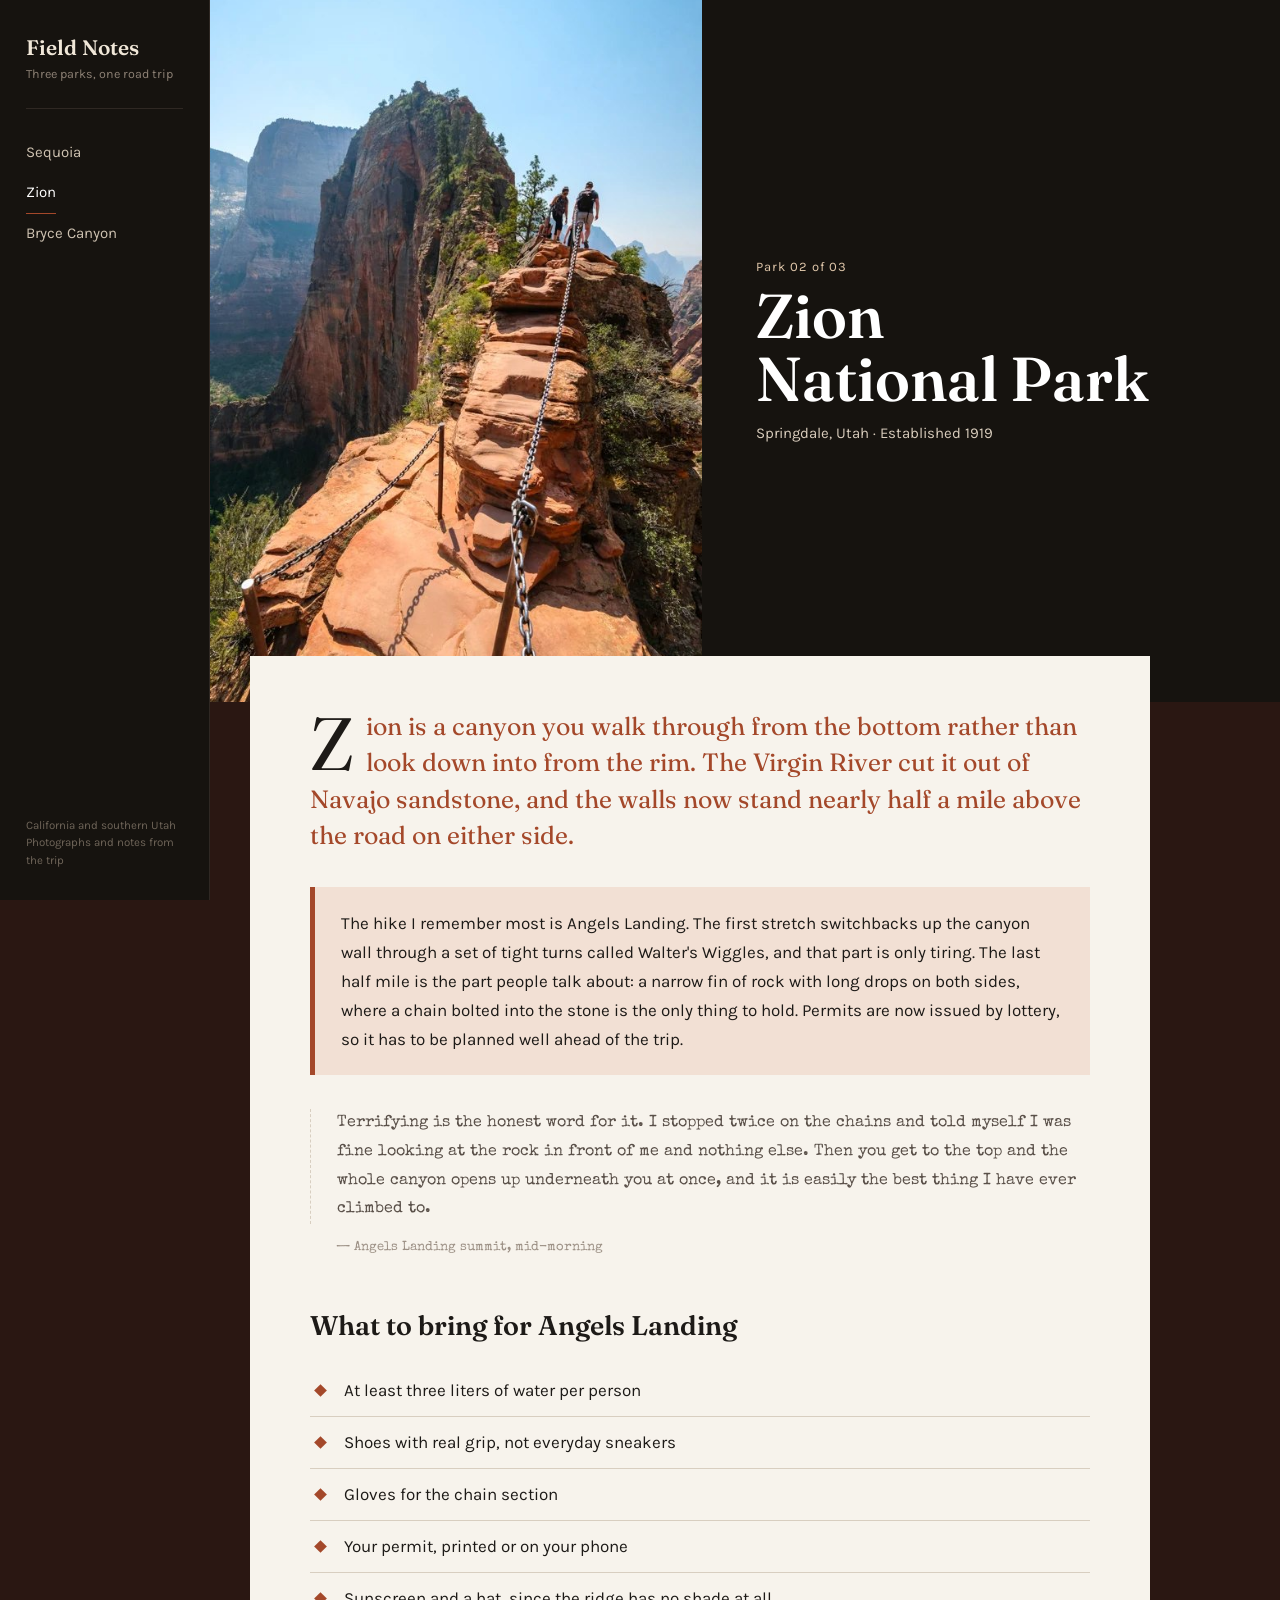
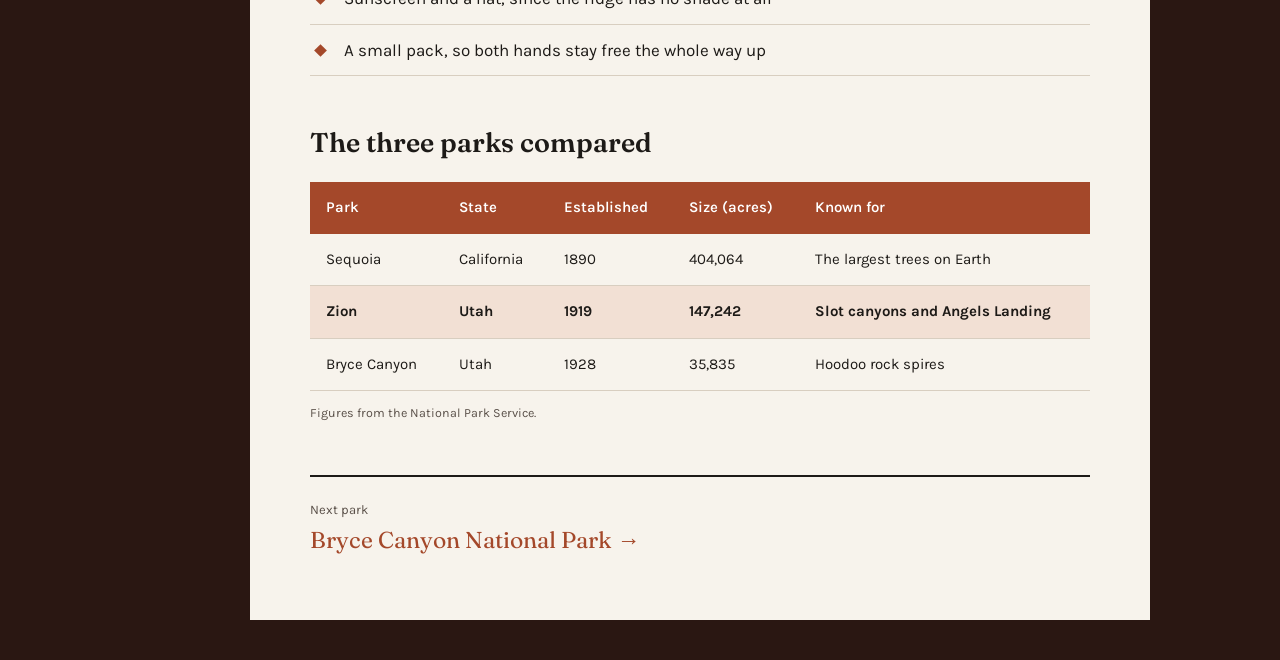
<file: national-parks/zion.html>
<!DOCTYPE html>
<!-- ============================================================
     PAGE 2 of 3 - Zion National Park
     This is the page that carries the two extra required
     elements: a bulleted list and a table.
     ============================================================ -->
<html lang="en">

<head>
  <!-- Character encoding, and scaling settings for phone screens -->
  <meta charset="UTF-8">
  <meta name="viewport" content="width=device-width, initial-scale=1.0">

  <!-- Wording shown on the browser tab -->
  <title>Zion National Park | Field Notes</title>

  <!-- Same three fonts as the other pages -->
  <link rel="preconnect" href="https://fonts.googleapis.com">
  <link rel="preconnect" href="https://fonts.gstatic.com" crossorigin>
  <link href="https://fonts.googleapis.com/css2?family=Fraunces:opsz,wght@9..144,500;9..144,600&family=Karla:wght@400;700&family=Special+Elite&display=swap" rel="stylesheet">

  <!-- Shared stylesheet, loaded with a relative link -->
  <link rel="stylesheet" href="style.css">
</head>

<!-- The page-zion class switches the palette to sandstone red -->
<body class="page-zion">

  <!-- ==========================================================
       SIDE RAIL - relative links to all three pages,
       stacked using <br> tags
       ========================================================== -->
  <nav class="rail">
    <div class="rail-title">Field Notes</div>
    <div class="rail-sub">Three parks, one road trip</div>

    <a href="index.html">Sequoia</a><br>
    <a href="zion.html" class="current">Zion</a><br>
    <a href="bryce-canyon.html">Bryce Canyon</a>

    <div class="rail-foot">
      California and southern Utah<br>
      Photographs and notes from the trip
    </div>
  </nav>

  <!-- Everything to the right of the rail -->
  <div class="main">

    <!-- ========================================================
         HERO - large photo with the page heading over it
         ======================================================== -->
    <!-- The "tall" class switches to the split layout, because this
         photograph is portrait rather than landscape -->
    <header class="hero tall">
      <img src="images/zion.jpg" alt="Hikers on the narrow chain-assisted ridge of Angels Landing, with the canyon dropping away on both sides">
      <div class="hero-shade"></div>

      <div class="hero-text">
        <div class="hero-index">Park 02 of 03</div>
        <!-- MAIN HEADING FOR THIS PAGE -->
        <h1>Zion<br>National Park</h1>
        <div class="hero-where">Springdale, Utah &middot; Established 1919</div>
      </div>
    </header>

    <!-- ========================================================
         CONTENT PANEL
         ======================================================== -->
    <main class="paper">

      <!-- PARAGRAPH 1 - class "lede" (large serif with a drop cap) -->
      <p class="lede">
        Zion is a canyon you walk through from the bottom rather than look down into from the rim. The
        Virgin River cut it out of Navajo sandstone, and the walls now stand nearly half a mile above
        the road on either side.
      </p>

      <!-- PARAGRAPH 2 - class "body-note" (tinted panel with accent bar) -->
      <p class="body-note">
        The hike I remember most is Angels Landing. The first stretch switchbacks up the canyon wall
        through a set of tight turns called Walter's Wiggles, and that part is only tiring. The last
        half mile is the part people talk about: a narrow fin of rock with long drops on both sides,
        where a chain bolted into the stone is the only thing to hold. Permits are now issued by
        lottery, so it has to be planned well ahead of the trip.
      </p>

      <!-- PARAGRAPH 3 - class "journal" (typewriter note) -->
      <p class="journal">
        Terrifying is the honest word for it. I stopped twice on the chains and told myself I was fine
        looking at the rock in front of me and nothing else. Then you get to the top and the whole
        canyon opens up underneath you at once, and it is easily the best thing I have ever climbed to.
      </p>
      <p class="signed">&mdash; Angels Landing summit, mid-morning</p>

      <!-- ======================================================
           BULLETED LIST
           <ul> creates the list and each <li> is one item.
           The dot marker is turned off in the CSS and replaced
           with a diamond drawn in the park's accent color.
           ====================================================== -->
      <h2>What to bring for Angels Landing</h2>
      <ul class="kit">
        <li>At least three liters of water per person</li>
        <li>Shoes with real grip, not everyday sneakers</li>
        <li>Gloves for the chain section</li>
        <li>Your permit, printed or on your phone</li>
        <li>Sunscreen and a hat, since the ridge has no shade at all</li>
        <li>A small pack, so both hands stay free the whole way up</li>
      </ul>

      <!-- ======================================================
           TABLE
           <table> holds the whole thing, <thead> is the header
           section and <tbody> the data section. <tr> is one row,
           <th> a header cell and <td> a normal data cell.
           The wrapper div lets the table scroll sideways on a
           phone instead of breaking the layout.
           ====================================================== -->
      <h2>The three parks compared</h2>
      <div class="scroller">
        <table>
          <thead>
            <tr>
              <th>Park</th>
              <th>State</th>
              <th>Established</th>
              <th>Size (acres)</th>
              <th>Known for</th>
            </tr>
          </thead>
          <tbody>
            <tr>
              <td>Sequoia</td>
              <td>California</td>
              <td>1890</td>
              <td>404,064</td>
              <td>The largest trees on Earth</td>
            </tr>

            <!-- The "here" class shades the row for the park
                 whose page you are currently reading -->
            <tr class="here">
              <td>Zion</td>
              <td>Utah</td>
              <td>1919</td>
              <td>147,242</td>
              <td>Slot canyons and Angels Landing</td>
            </tr>

            <tr>
              <td>Bryce Canyon</td>
              <td>Utah</td>
              <td>1928</td>
              <td>35,835</td>
              <td>Hoodoo rock spires</td>
            </tr>
          </tbody>
        </table>
      </div>
      <p class="source">Figures from the National Park Service.</p>

      <!-- FOOTER LINK - relative link on to the next park -->
      <div class="next">
        <span>Next park</span>
        <a href="bryce-canyon.html">Bryce Canyon National Park &rarr;</a>
      </div>

    </main>
  </div>

</body>

</html>
</file>
<file: style.css>
/* style.css - all 4 pages use this file so I don't repeat the CSS 4 times.
   each page puts a class on <body> to pick its own colors (bottom of file) */

/* ---- MY COLOR PALETTE ----
   base colors, used on every page:
   #1d1a17  near black    - body text
   #5a5049  warm grey     - captions and small text
   #f7f3ec  off white     - the light panel behind the text
   #241f1b  dark brown    - page background
   #16130f  darker brown  - the nav bar
   #d8cec0  light tan     - thin border lines

   one accent color per park, swapped in at the bottom of this file:
   #3f6b3a  forest green  - Sequoia
   #a4482a  sandstone red - Zion
   #b2542f  burnt orange  - Bryce Canyon
   #6b5b8a  dusty purple  - About page

   ---- MY FONTS ----
   Fraunces      - headings, and the first paragraph on each page
   Karla         - normal body text
   Special Elite - typewriter font for my trip notes
   all three come from Google Fonts, linked in the <head> of each page */

/* colors used everywhere. each page changes some of these further down */
:root {
  --ink: #1d1a17;          /* normal text */
  --ink-soft: #5a5049;     /* captions and small grey text */
  --paper: #f7f3ec;        /* the light panel */
  --deep: #241f1b;         /* dark page background */
  --accent: #8a4a2a;       /* main park color */
  --accent-soft: #e8d9c8;  /* lighter version of the accent */
  --accent-ink: #ffffff;   /* text that sits on top of the accent color */
  --rule: #d8cec0;         /* thin border lines */
  --row-alt: #efe8dc;      /* shading on every other table row */

  /* the nav bar colors. these are variables too so dark mode can swap them */
  --rail-bg: #16130f;
  --rail-border: #2f2823;
  --rail-title: #f0e7d8;
  --rail-text: #8d8175;
  --rail-link: #cfc3b2;
  --rail-link-on: #ffffff;
}

/* makes padding count inside the width, easier to size things */
* {
  box-sizing: border-box;
}

/* base page setup - dark background and the default font */
body {
  margin: 0;
  background-color: var(--deep);
  color: var(--ink);
  font-family: "Karla", "Segoe UI", Arial, sans-serif;
  font-size: 17px;
  line-height: 1.7;
}

/* the dark bar down the left side with my 3 links in it */
.rail {
  position: fixed;
  top: 0;
  left: 0;
  width: 210px;
  height: 100%;
  padding: 34px 26px;
  background-color: var(--rail-bg);
  border-right: 1px solid var(--rail-border);
}

/* site name at the top of the bar */
.rail-title {
  font-family: "Fraunces", Georgia, serif;
  font-size: 21px;
  font-weight: 600;
  color: var(--rail-title);
  line-height: 1.25;
  margin-bottom: 4px;
}

/* small line under the site name */
.rail-sub {
  font-size: 12.5px;
  color: var(--rail-text);
  border-bottom: 1px solid var(--rail-border);
  padding-bottom: 22px;
  margin-bottom: 24px;
}

/* the 3 nav links */
.rail a {
  display: inline-block;
  color: var(--rail-link);
  text-decoration: none;
  font-size: 15px;
  padding: 7px 0;
  border-bottom: 1px solid transparent;
}

/* lights up when you mouse over it */
.rail a:hover {
  color: var(--rail-link-on);
  border-bottom-color: var(--accent);
}

/* shows which page you're on right now */
.rail a.current {
  color: var(--rail-link-on);
  border-bottom-color: var(--accent);
}

/* outline when you tab through with the keyboard */
.rail a:focus-visible,
.paper a:focus-visible {
  outline: 2px solid var(--accent);
  outline-offset: 3px;
}

/* little note stuck at the bottom of the bar */
.rail-foot {
  position: absolute;
  bottom: 30px;
  left: 26px;
  right: 26px;
  font-size: 11.5px;
  color: var(--rail-text);
  line-height: 1.55;
}

/* everything to the right of the bar. 210px = width of the bar */
.main {
  margin-left: 210px;
}

/* big photo at the top with the title sitting on it (Bryce page) */
.hero {
  position: relative;
  height: 62vh;
  min-height: 380px;
  overflow: hidden;
}

/* different version for tall photos (Sequoia + Zion). a tall photo
   squeezed into a wide strip loses most of the picture, so here the
   photo gets its own column and the title goes next to it */
.hero.tall {
  display: flex;
  align-items: stretch;
  height: auto;
  min-height: 0;
  background-color: var(--rail-bg);
}

/* title column */
.hero.tall .hero-text {
  position: static;
  flex: 1;
  align-self: center;
  padding: 50px 54px;
}

/* photo column. max-height stops a tall photo filling the whole screen */
.hero.tall img {
  width: 46%;
  max-height: 78vh;
}

/* no dark fade needed here since the text isn't on top of the photo */
.hero.tall .hero-shade {
  display: none;
}

/* the photo itself. cover crops it to fit instead of stretching it */
.hero img {
  width: 100%;
  height: 100%;
  object-fit: cover;
  display: block;
}

/* dark fade at the bottom of the photo so white text stays readable */
.hero-shade {
  position: absolute;
  inset: 0;
  background: linear-gradient(to top, rgba(20, 16, 13, 0.88) 0%, rgba(20, 16, 13, 0.25) 45%, rgba(20, 16, 13, 0) 75%);
}

/* the title block */
.hero-text {
  position: absolute;
  left: 54px;
  right: 54px;
  bottom: 64px;
  color: #ffffff;
}

/* the "Park 02 of 03" line */
.hero-index {
  font-size: 13px;
  letter-spacing: 1px;
  color: #e2c9ac;
  margin-bottom: 6px;
}

/* main heading of the page */
.hero h1 {
  font-family: "Fraunces", Georgia, serif;
  font-size: 62px;
  font-weight: 600;
  line-height: 1.02;
  margin: 0 0 10px 0;
}

/* state and year under the heading */
.hero-where {
  font-size: 15px;
  color: #d9cdbd;
}

/* light panel holding the text. the negative margin pulls it up
   so it overlaps the bottom of the photo */
.paper {
  background-color: var(--paper);
  margin: -46px 40px 40px 40px;
  padding: 52px 60px 60px 60px;
  position: relative;
  max-width: 900px;
}

/* PARAGRAPH 1 - big serif type in the park's color */
.lede {
  font-family: "Fraunces", Georgia, serif;
  font-size: 25px;
  line-height: 1.45;
  color: var(--accent);
  margin: 0 0 34px 0;
}

/* the giant first letter on paragraph 1 */
.lede::first-letter {
  font-size: 74px;
  line-height: 0.8;
  float: left;
  padding: 6px 12px 0 0;
  color: var(--ink);
}

/* PARAGRAPH 2 - different font, colored box, thick bar on the left */
.body-note {
  font-family: "Karla", Arial, sans-serif;
  font-size: 17px;
  color: var(--ink);
  background-color: var(--accent-soft);
  border-left: 5px solid var(--accent);
  padding: 22px 26px;
  margin: 0 0 34px 0;
}

/* PARAGRAPH 3 - typewriter font and a dashed line, looks like a trip note */
.journal {
  font-family: "Special Elite", "Courier New", monospace;
  font-size: 15.5px;
  line-height: 1.85;
  color: var(--ink-soft);
  border-left: 1px dashed var(--rule);
  padding-left: 26px;
  margin: 0 0 10px 0;
}

/* the "- Angels Landing summit" line under paragraph 3 */
.signed {
  font-family: "Special Elite", "Courier New", monospace;
  font-size: 13px;
  color: var(--ink-soft);
  padding-left: 26px;
}

/* extra photo inside the panel. not used right now, kept in case
   I add a second photo to a page */
.plate {
  margin: 40px 0 34px 0;
}

.plate img {
  width: 100%;
  display: block;
}

/* small caption under a photo */
.caption {
  font-size: 13px;
  color: var(--ink-soft);
  border-top: 1px solid var(--rule);
  padding-top: 8px;
  margin-top: 10px;
}

/* smaller headings, like "What to bring for Angels Landing" */
h2 {
  font-family: "Fraunces", Georgia, serif;
  font-size: 27px;
  font-weight: 600;
  color: var(--ink);
  margin: 44px 0 16px 0;
}

/* my bulleted list. list-style none turns off the normal dot
   so I can draw my own marker below */
.kit {
  list-style: none;
  padding: 0;
  margin: 0;
}

.kit li {
  position: relative;
  padding: 11px 0 11px 34px;
  border-bottom: 1px solid var(--rule);
}

/* my own bullet - a small square turned 45 degrees so it's a diamond */
.kit li::before {
  content: "";
  position: absolute;
  left: 6px;
  top: 21px;
  width: 9px;
  height: 9px;
  background-color: var(--accent);
  transform: rotate(45deg);
}

/* my table. border-collapse joins the cell borders into single lines */
table {
  border-collapse: collapse;
  width: 100%;
  font-size: 15px;
  margin-top: 6px;
}

/* top row of the table */
th {
  background-color: var(--accent);
  color: var(--accent-ink);
  font-weight: 600;
  text-align: left;
  padding: 13px 16px;
}

/* normal cells */
td {
  padding: 13px 16px;
  border-bottom: 1px solid var(--rule);
  vertical-align: top;
}

/* shades every other row so it's easier to read across */
tbody tr:nth-child(even) {
  background-color: var(--row-alt);
}

/* highlights the row for the park you're reading about */
tbody tr.here td {
  background-color: var(--accent-soft);
  font-weight: 700;
}

/* small note under the table */
.source {
  font-size: 12.5px;
  color: var(--ink-soft);
  margin-top: 12px;
}

/* the "next park" link at the bottom of each page */
.next {
  margin-top: 50px;
  padding-top: 22px;
  border-top: 2px solid var(--ink);
}

.next a {
  font-family: "Fraunces", Georgia, serif;
  font-size: 23px;
  color: var(--accent);
  text-decoration: none;
}

.next a:hover {
  text-decoration: underline;
}

.next span {
  display: block;
  font-family: "Karla", Arial, sans-serif;
  font-size: 13px;
  color: var(--ink-soft);
}

/* each page uses one of these to get its own colors.
   the class goes on the <body> tag */

/* Sequoia - forest green */
body.page-sequoia {
  --accent: #3f6b3a;
  --accent-soft: #e2e9dc;
  --deep: #16211a;
}

/* Zion - red sandstone */
body.page-zion {
  --accent: #a4482a;
  --accent-soft: #f2e0d4;
  --deep: #2a1712;
}

/* Bryce - orange and purple */
body.page-bryce {
  --accent: #b2542f;
  --accent-soft: #f6e2d5;
  --deep: #241a2b;
}

/* About - dusty purple */
body.page-about {
  --accent: #6b5b8a;
  --accent-soft: #e6e2ee;
  --deep: #1f1c26;
}

/* ---- CSS GRID LAYOUT (about page) ----
   the other 3 pages pin the nav bar with position: fixed. on the about
   page I used CSS Grid instead. grid-template-columns makes 2 columns:
   the first is exactly 210px for the nav links, the second is 1fr which
   means "whatever space is left" for the content. */
.grid-page {
  display: grid;
  grid-template-columns: 210px 1fr;
  min-height: 100vh;
}

/* the nav goes in column 1, the content in column 2.
   naming them is optional but makes it obvious what goes where */
.grid-nav {
  grid-column: 1;
}

.grid-content {
  grid-column: 2;
  padding: 60px 54px;
}

/* inside the grid the nav scrolls with the page instead of being pinned,
   so it can't be fixed anymore. relative keeps the footer note in place */
.page-about .rail {
  position: relative;
  width: auto;
  height: auto;
  min-height: 100vh;
}

/* the fixed bar is gone on this page so no left margin is needed */
.page-about .main {
  margin-left: 0;
}

/* heading at the top of the about page */
.about-head h1 {
  font-family: "Fraunces", Georgia, serif;
  font-size: 52px;
  font-weight: 600;
  color: #ffffff;
  line-height: 1.05;
  margin: 0 0 8px 0;
}

.about-head p {
  color: #a79dba;
  margin: 0 0 34px 0;
}

/* the white panel with my paragraphs in it */
.about-panel {
  background-color: var(--paper);
  padding: 46px 50px;
  max-width: 820px;
}

/* my social links at the bottom */
.links {
  list-style: none;
  padding: 0;
  margin: 18px 0 0 0;
}

.links li {
  padding: 10px 0;
  border-bottom: 1px solid var(--rule);
}

.links a {
  color: var(--accent);
  font-weight: 700;
  text-decoration: none;
}

.links a:hover {
  text-decoration: underline;
}

/* the grey "GitHub" / "LinkedIn" label before each link */
.links span {
  display: inline-block;
  width: 90px;
  color: var(--ink-soft);
  font-size: 14px;
}

/* ==========================================================================
   DARK THEME
   This is the whole dark mode. It does not restyle anything - it just gives
   the same variables from the top of this file a different set of values.
   Every rule in the stylesheet already reads those variables, so changing
   them here flips the entire site at once.

   theme.js adds and removes the "dark-mode" class on the <body> tag.
   These rules sit AFTER the park palettes on purpose: when two rules have
   the same strength, the one further down the file wins.

   ---- MY DARK PALETTE ----
   #ece5da  off white     - body text
   #a89c8d  warm grey     - captions and small text
   #1b1813  near black    - the panel behind the text
   #0a0908  darkest brown - page background
   #3a322a  dark tan      - thin border lines
   ========================================================================== */
body.dark-mode {
  --ink: #ece5da;
  --ink-soft: #a89c8d;
  --paper: #1b1813;
  --deep: #0a0908;
  --rule: #3a322a;
  --row-alt: #241f1a;
  --accent-ink: #141210;

  --rail-bg: #0c0b09;
  --rail-border: #2a241e;
  --rail-title: #f2ece1;
  --rail-text: #8a7f71;
  --rail-link: #c6bbac;
  --rail-link-on: #ffffff;
}

/* each park needs its own dark version of the accent. the light-mode accent
   is too dark to read against a near-black panel, so these lift it, and the
   tinted paragraph box gets a dark tint instead of a pale one.
   two class names means these beat the plain .dark-mode block above. */
body.page-sequoia.dark-mode {
  --accent: #74b069;
  --accent-soft: #1d2a1c;
}

body.page-zion.dark-mode {
  --accent: #dd7a4a;
  --accent-soft: #2e1a12;
}

body.page-bryce.dark-mode {
  --accent: #e4834d;
  --accent-soft: #301a12;
}

body.page-about.dark-mode {
  --accent: #a28ecb;
  --accent-soft: #241f2e;
}

/* the dark gradient over the hero photo. it is heavier in dark mode so the
   photo does not glow against the darker page around it. */
body.dark-mode .hero-shade {
  background: linear-gradient(to top, rgba(6, 5, 4, 0.94) 0%, rgba(6, 5, 4, 0.4) 45%, rgba(6, 5, 4, 0) 78%);
}

/* photos are the one thing that should not go fully dark, so they are only
   dimmed slightly rather than recolored */
body.dark-mode .hero img,
body.dark-mode .plate img {
  filter: brightness(0.86);
}

/* --------------------------------------------------------------------------
   THEME TOGGLE BUTTON
   Lives at the bottom of the nav bar. It is a real <button> rather than a
   link so the keyboard and screen readers treat it as a control.
   -------------------------------------------------------------------------- */
.theme-toggle {
  display: flex;
  align-items: center;
  gap: 9px;
  width: 100%;
  margin-top: 22px;
  padding: 9px 12px;
  background-color: transparent;
  color: var(--rail-link);
  border: 1px solid var(--rail-border);
  border-radius: 6px;
  font-family: inherit;
  font-size: 13.5px;
  cursor: pointer;
}

.theme-toggle:hover {
  color: var(--rail-link-on);
  border-color: var(--accent);
}

.theme-toggle:focus-visible {
  outline: 2px solid var(--accent);
  outline-offset: 3px;
}

/* the little moon / sun circle. the shading is done with a gradient so the
   button needs no image file. */
.theme-toggle-icon {
  width: 15px;
  height: 15px;
  border-radius: 50%;
  border: 1px solid currentColor;
  background: linear-gradient(to right, currentColor 50%, transparent 50%);
  flex-shrink: 0;
}

/* when dark mode is on, the circle fills the other way round */
body.dark-mode .theme-toggle-icon {
  background: linear-gradient(to right, transparent 50%, currentColor 50%);
}

/* phone and small screens. the side bar moves to the top
   and everything goes into one column */
@media (max-width: 820px) {
  .rail {
    position: static;
    width: 100%;
    height: auto;
    padding: 22px 24px;
  }

  .rail-foot {
    position: static;
    margin-top: 18px;
  }

  .main {
    margin-left: 0;
  }

  .paper {
    margin: -30px 16px 24px 16px;
    padding: 32px 24px 40px 24px;
  }

  .hero h1 {
    font-size: 38px;
  }

  /* photo on top, title underneath instead of side by side */
  .hero.tall {
    display: block;
  }

  .hero.tall img {
    width: 100%;
    max-height: 52vh;
  }

  .hero.tall .hero-text {
    padding: 26px 24px 32px 24px;
  }

  .hero-text {
    left: 24px;
    right: 24px;
  }

  .lede {
    font-size: 21px;
  }

  /* lets a wide table scroll sideways on a phone instead of breaking */
  .scroller {
    overflow-x: auto;
  }

  /* the grid drops from 2 columns to 1, so the nav sits above the content */
  .grid-page {
    grid-template-columns: 1fr;
  }

  .grid-nav,
  .grid-content {
    grid-column: 1;
  }

  .grid-content {
    padding: 30px 20px;
  }

  .page-about .rail {
    min-height: 0;
  }

  .about-head h1 {
    font-size: 34px;
  }

  .about-panel {
    padding: 28px 22px;
  }
}
</file>
<file: national-parks/style.css>
/* style.css - all 4 pages use this file so I don't repeat the CSS 4 times.
   each page puts a class on <body> to pick its own colors (bottom of file) */

/* ---- MY COLOR PALETTE ----
   base colors, used on every page:
   #1d1a17  near black    - body text
   #5a5049  warm grey     - captions and small text
   #f7f3ec  off white     - the light panel behind the text
   #241f1b  dark brown    - page background
   #16130f  darker brown  - the nav bar
   #d8cec0  light tan     - thin border lines

   one accent color per park, swapped in at the bottom of this file:
   #3f6b3a  forest green  - Sequoia
   #a4482a  sandstone red - Zion
   #b2542f  burnt orange  - Bryce Canyon
   #6b5b8a  dusty purple  - About page

   ---- MY FONTS ----
   Fraunces      - headings, and the first paragraph on each page
   Karla         - normal body text
   Special Elite - typewriter font for my trip notes
   all three come from Google Fonts, linked in the <head> of each page */

/* colors used everywhere. each page changes some of these further down */
:root {
  --ink: #1d1a17;          /* normal text */
  --ink-soft: #5a5049;     /* captions and small grey text */
  --paper: #f7f3ec;        /* the light panel */
  --deep: #241f1b;         /* dark page background */
  --accent: #8a4a2a;       /* main park color */
  --accent-soft: #e8d9c8;  /* lighter version of the accent */
  --rule: #d8cec0;         /* thin border lines */
}

/* makes padding count inside the width, easier to size things */
* {
  box-sizing: border-box;
}

/* base page setup - dark background and the default font */
body {
  margin: 0;
  background-color: var(--deep);
  color: var(--ink);
  font-family: "Karla", "Segoe UI", Arial, sans-serif;
  font-size: 17px;
  line-height: 1.7;
}

/* the dark bar down the left side with my 3 links in it */
.rail {
  position: fixed;
  top: 0;
  left: 0;
  width: 210px;
  height: 100%;
  padding: 34px 26px;
  background-color: #16130f;
  border-right: 1px solid #2f2823;
}

/* site name at the top of the bar */
.rail-title {
  font-family: "Fraunces", Georgia, serif;
  font-size: 21px;
  font-weight: 600;
  color: #f0e7d8;
  line-height: 1.25;
  margin-bottom: 4px;
}

/* small line under the site name */
.rail-sub {
  font-size: 12.5px;
  color: #8d8175;
  border-bottom: 1px solid #2f2823;
  padding-bottom: 22px;
  margin-bottom: 24px;
}

/* the 3 nav links */
.rail a {
  display: inline-block;
  color: #cfc3b2;
  text-decoration: none;
  font-size: 15px;
  padding: 7px 0;
  border-bottom: 1px solid transparent;
}

/* lights up when you mouse over it */
.rail a:hover {
  color: #ffffff;
  border-bottom-color: var(--accent);
}

/* shows which page you're on right now */
.rail a.current {
  color: #ffffff;
  border-bottom-color: var(--accent);
}

/* outline when you tab through with the keyboard */
.rail a:focus-visible,
.paper a:focus-visible {
  outline: 2px solid var(--accent);
  outline-offset: 3px;
}

/* little note stuck at the bottom of the bar */
.rail-foot {
  position: absolute;
  bottom: 30px;
  left: 26px;
  right: 26px;
  font-size: 11.5px;
  color: #6f6559;
  line-height: 1.55;
}

/* everything to the right of the bar. 210px = width of the bar */
.main {
  margin-left: 210px;
}

/* big photo at the top with the title sitting on it (Bryce page) */
.hero {
  position: relative;
  height: 62vh;
  min-height: 380px;
  overflow: hidden;
}

/* different version for tall photos (Sequoia + Zion). a tall photo
   squeezed into a wide strip loses most of the picture, so here the
   photo gets its own column and the title goes next to it */
.hero.tall {
  display: flex;
  align-items: stretch;
  height: auto;
  min-height: 0;
  background-color: #16130f;
}

/* title column */
.hero.tall .hero-text {
  position: static;
  flex: 1;
  align-self: center;
  padding: 50px 54px;
}

/* photo column. max-height stops a tall photo filling the whole screen */
.hero.tall img {
  width: 46%;
  max-height: 78vh;
}

/* no dark fade needed here since the text isn't on top of the photo */
.hero.tall .hero-shade {
  display: none;
}

/* the photo itself. cover crops it to fit instead of stretching it */
.hero img {
  width: 100%;
  height: 100%;
  object-fit: cover;
  display: block;
}

/* dark fade at the bottom of the photo so white text stays readable */
.hero-shade {
  position: absolute;
  inset: 0;
  background: linear-gradient(to top, rgba(20, 16, 13, 0.88) 0%, rgba(20, 16, 13, 0.25) 45%, rgba(20, 16, 13, 0) 75%);
}

/* the title block */
.hero-text {
  position: absolute;
  left: 54px;
  right: 54px;
  bottom: 64px;
  color: #ffffff;
}

/* the "Park 02 of 03" line */
.hero-index {
  font-size: 13px;
  letter-spacing: 1px;
  color: #e2c9ac;
  margin-bottom: 6px;
}

/* main heading of the page */
.hero h1 {
  font-family: "Fraunces", Georgia, serif;
  font-size: 62px;
  font-weight: 600;
  line-height: 1.02;
  margin: 0 0 10px 0;
}

/* state and year under the heading */
.hero-where {
  font-size: 15px;
  color: #d9cdbd;
}

/* light panel holding the text. the negative margin pulls it up
   so it overlaps the bottom of the photo */
.paper {
  background-color: var(--paper);
  margin: -46px 40px 40px 40px;
  padding: 52px 60px 60px 60px;
  position: relative;
  max-width: 900px;
}

/* PARAGRAPH 1 - big serif type in the park's color */
.lede {
  font-family: "Fraunces", Georgia, serif;
  font-size: 25px;
  line-height: 1.45;
  color: var(--accent);
  margin: 0 0 34px 0;
}

/* the giant first letter on paragraph 1 */
.lede::first-letter {
  font-size: 74px;
  line-height: 0.8;
  float: left;
  padding: 6px 12px 0 0;
  color: var(--ink);
}

/* PARAGRAPH 2 - different font, colored box, thick bar on the left */
.body-note {
  font-family: "Karla", Arial, sans-serif;
  font-size: 17px;
  color: var(--ink);
  background-color: var(--accent-soft);
  border-left: 5px solid var(--accent);
  padding: 22px 26px;
  margin: 0 0 34px 0;
}

/* PARAGRAPH 3 - typewriter font and a dashed line, looks like a trip note */
.journal {
  font-family: "Special Elite", "Courier New", monospace;
  font-size: 15.5px;
  line-height: 1.85;
  color: var(--ink-soft);
  border-left: 1px dashed var(--rule);
  padding-left: 26px;
  margin: 0 0 10px 0;
}

/* the "- Angels Landing summit" line under paragraph 3 */
.signed {
  font-family: "Special Elite", "Courier New", monospace;
  font-size: 13px;
  color: #9c9085;
  padding-left: 26px;
}

/* extra photo inside the panel. not used right now, kept in case
   I add a second photo to a page */
.plate {
  margin: 40px 0 34px 0;
}

.plate img {
  width: 100%;
  display: block;
}

/* small caption under a photo */
.caption {
  font-size: 13px;
  color: var(--ink-soft);
  border-top: 1px solid var(--rule);
  padding-top: 8px;
  margin-top: 10px;
}

/* smaller headings, like "What to bring for Angels Landing" */
h2 {
  font-family: "Fraunces", Georgia, serif;
  font-size: 27px;
  font-weight: 600;
  color: var(--ink);
  margin: 44px 0 16px 0;
}

/* my bulleted list. list-style none turns off the normal dot
   so I can draw my own marker below */
.kit {
  list-style: none;
  padding: 0;
  margin: 0;
}

.kit li {
  position: relative;
  padding: 11px 0 11px 34px;
  border-bottom: 1px solid var(--rule);
}

/* my own bullet - a small square turned 45 degrees so it's a diamond */
.kit li::before {
  content: "";
  position: absolute;
  left: 6px;
  top: 21px;
  width: 9px;
  height: 9px;
  background-color: var(--accent);
  transform: rotate(45deg);
}

/* my table. border-collapse joins the cell borders into single lines */
table {
  border-collapse: collapse;
  width: 100%;
  font-size: 15px;
  margin-top: 6px;
}

/* top row of the table */
th {
  background-color: var(--accent);
  color: #ffffff;
  font-weight: 600;
  text-align: left;
  padding: 13px 16px;
}

/* normal cells */
td {
  padding: 13px 16px;
  border-bottom: 1px solid var(--rule);
  vertical-align: top;
}

/* shades every other row so it's easier to read across */
tbody tr:nth-child(even) {
  background-color: #efe8dc;
}

/* highlights the row for the park you're reading about */
tbody tr.here td {
  background-color: var(--accent-soft);
  font-weight: 700;
}

/* small note under the table */
.source {
  font-size: 12.5px;
  color: var(--ink-soft);
  margin-top: 12px;
}

/* the "next park" link at the bottom of each page */
.next {
  margin-top: 50px;
  padding-top: 22px;
  border-top: 2px solid var(--ink);
}

.next a {
  font-family: "Fraunces", Georgia, serif;
  font-size: 23px;
  color: var(--accent);
  text-decoration: none;
}

.next a:hover {
  text-decoration: underline;
}

.next span {
  display: block;
  font-family: "Karla", Arial, sans-serif;
  font-size: 13px;
  color: var(--ink-soft);
}

/* each page uses one of these to get its own colors.
   the class goes on the <body> tag */

/* Sequoia - forest green */
body.page-sequoia {
  --accent: #3f6b3a;
  --accent-soft: #e2e9dc;
  --deep: #16211a;
}

/* Zion - red sandstone */
body.page-zion {
  --accent: #a4482a;
  --accent-soft: #f2e0d4;
  --deep: #2a1712;
}

/* Bryce - orange and purple */
body.page-bryce {
  --accent: #b2542f;
  --accent-soft: #f6e2d5;
  --deep: #241a2b;
}

/* About - dusty purple */
body.page-about {
  --accent: #6b5b8a;
  --accent-soft: #e6e2ee;
  --deep: #1f1c26;
}

/* ---- CSS GRID LAYOUT (about page) ----
   the other 3 pages pin the nav bar with position: fixed. on the about
   page I used CSS Grid instead. grid-template-columns makes 2 columns:
   the first is exactly 210px for the nav links, the second is 1fr which
   means "whatever space is left" for the content. */
.grid-page {
  display: grid;
  grid-template-columns: 210px 1fr;
  min-height: 100vh;
}

/* the nav goes in column 1, the content in column 2.
   naming them is optional but makes it obvious what goes where */
.grid-nav {
  grid-column: 1;
}

.grid-content {
  grid-column: 2;
  padding: 60px 54px;
}

/* inside the grid the nav scrolls with the page instead of being pinned,
   so it can't be fixed anymore. relative keeps the footer note in place */
.page-about .rail {
  position: relative;
  width: auto;
  height: auto;
  min-height: 100vh;
}

/* the fixed bar is gone on this page so no left margin is needed */
.page-about .main {
  margin-left: 0;
}

/* heading at the top of the about page */
.about-head h1 {
  font-family: "Fraunces", Georgia, serif;
  font-size: 52px;
  font-weight: 600;
  color: #ffffff;
  line-height: 1.05;
  margin: 0 0 8px 0;
}

.about-head p {
  color: #a79dba;
  margin: 0 0 34px 0;
}

/* the white panel with my paragraphs in it */
.about-panel {
  background-color: var(--paper);
  padding: 46px 50px;
  max-width: 820px;
}

/* my social links at the bottom */
.links {
  list-style: none;
  padding: 0;
  margin: 18px 0 0 0;
}

.links li {
  padding: 10px 0;
  border-bottom: 1px solid var(--rule);
}

.links a {
  color: var(--accent);
  font-weight: 700;
  text-decoration: none;
}

.links a:hover {
  text-decoration: underline;
}

/* the grey "GitHub" / "LinkedIn" label before each link */
.links span {
  display: inline-block;
  width: 90px;
  color: var(--ink-soft);
  font-size: 14px;
}

/* phone and small screens. the side bar moves to the top
   and everything goes into one column */
@media (max-width: 820px) {
  .rail {
    position: static;
    width: 100%;
    height: auto;
    padding: 22px 24px;
  }

  .rail-foot {
    position: static;
    margin-top: 18px;
  }

  .main {
    margin-left: 0;
  }

  .paper {
    margin: -30px 16px 24px 16px;
    padding: 32px 24px 40px 24px;
  }

  .hero h1 {
    font-size: 38px;
  }

  /* photo on top, title underneath instead of side by side */
  .hero.tall {
    display: block;
  }

  .hero.tall img {
    width: 100%;
    max-height: 52vh;
  }

  .hero.tall .hero-text {
    padding: 26px 24px 32px 24px;
  }

  .hero-text {
    left: 24px;
    right: 24px;
  }

  .lede {
    font-size: 21px;
  }

  /* lets a wide table scroll sideways on a phone instead of breaking */
  .scroller {
    overflow-x: auto;
  }

  /* the grid drops from 2 columns to 1, so the nav sits above the content */
  .grid-page {
    grid-template-columns: 1fr;
  }

  .grid-nav,
  .grid-content {
    grid-column: 1;
  }

  .grid-content {
    padding: 30px 20px;
  }

  .page-about .rail {
    min-height: 0;
  }

  .about-head h1 {
    font-size: 34px;
  }

  .about-panel {
    padding: 28px 22px;
  }
}
</file>
